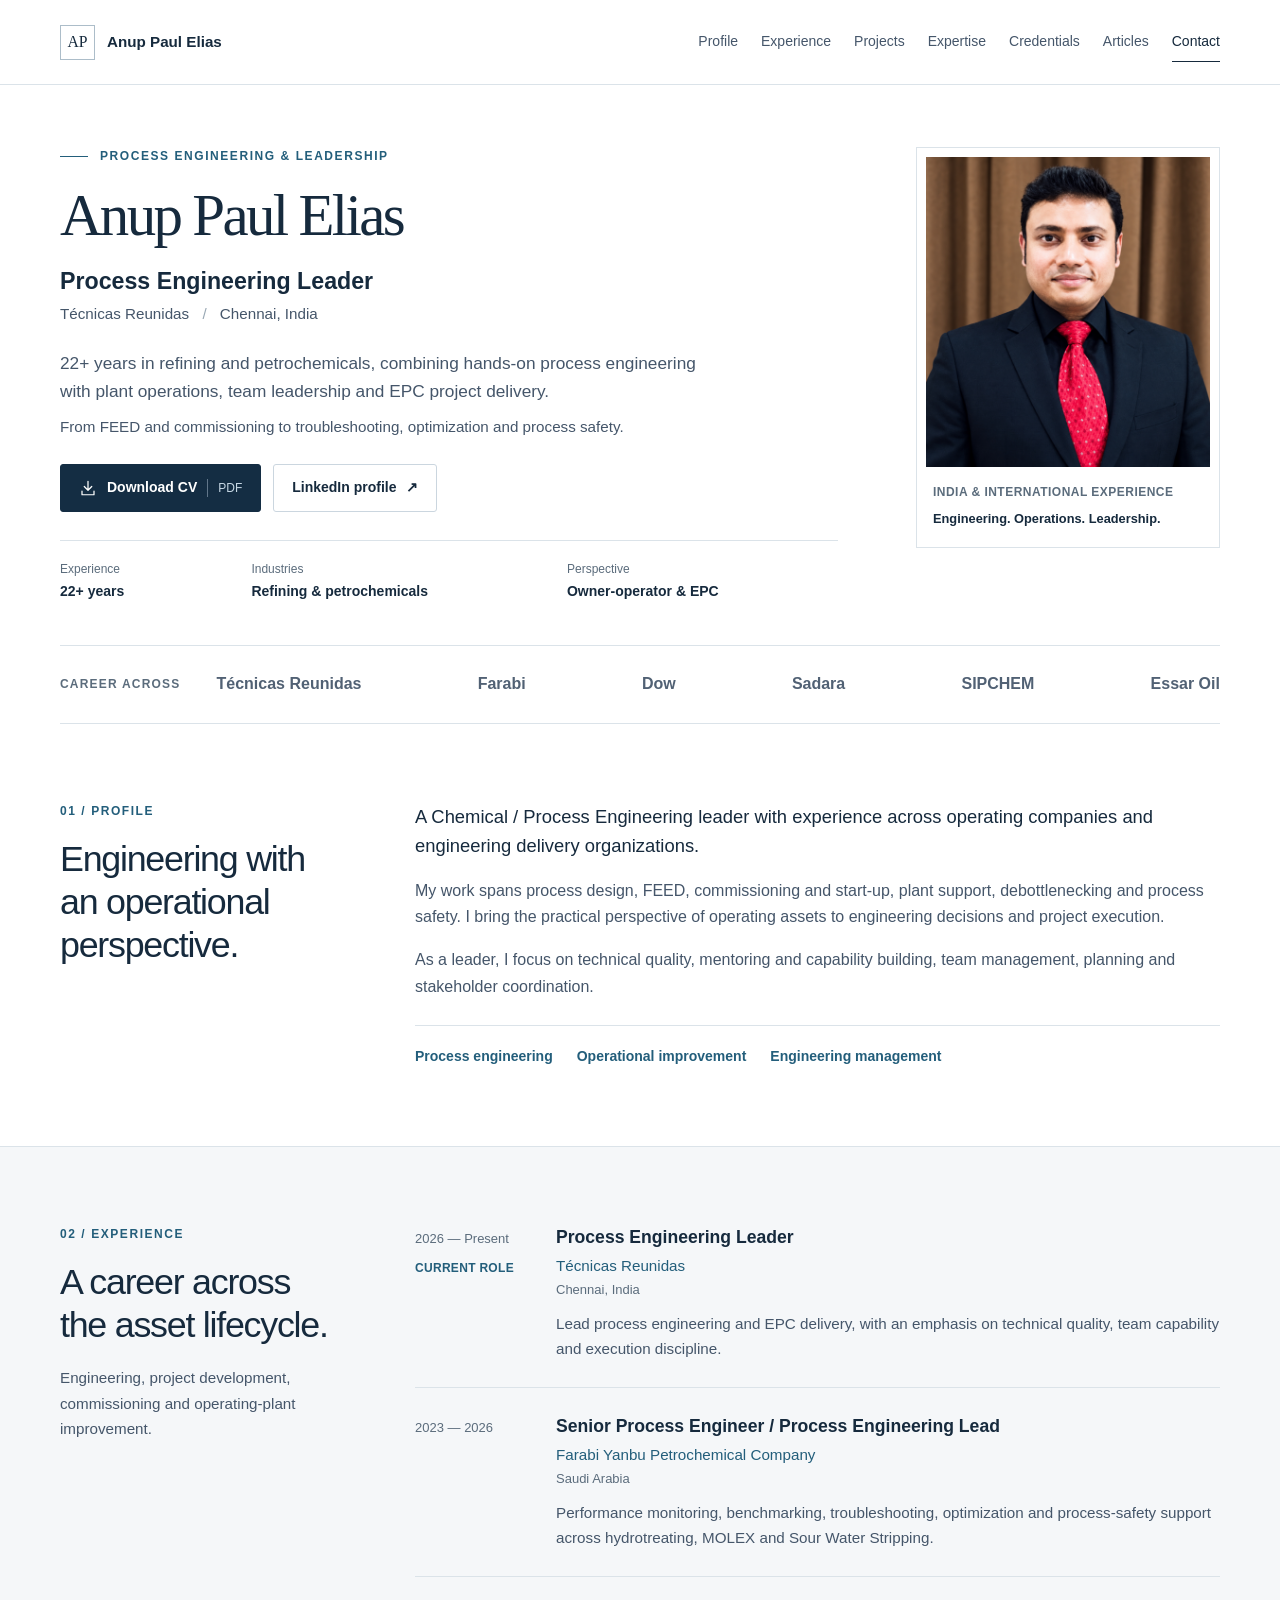
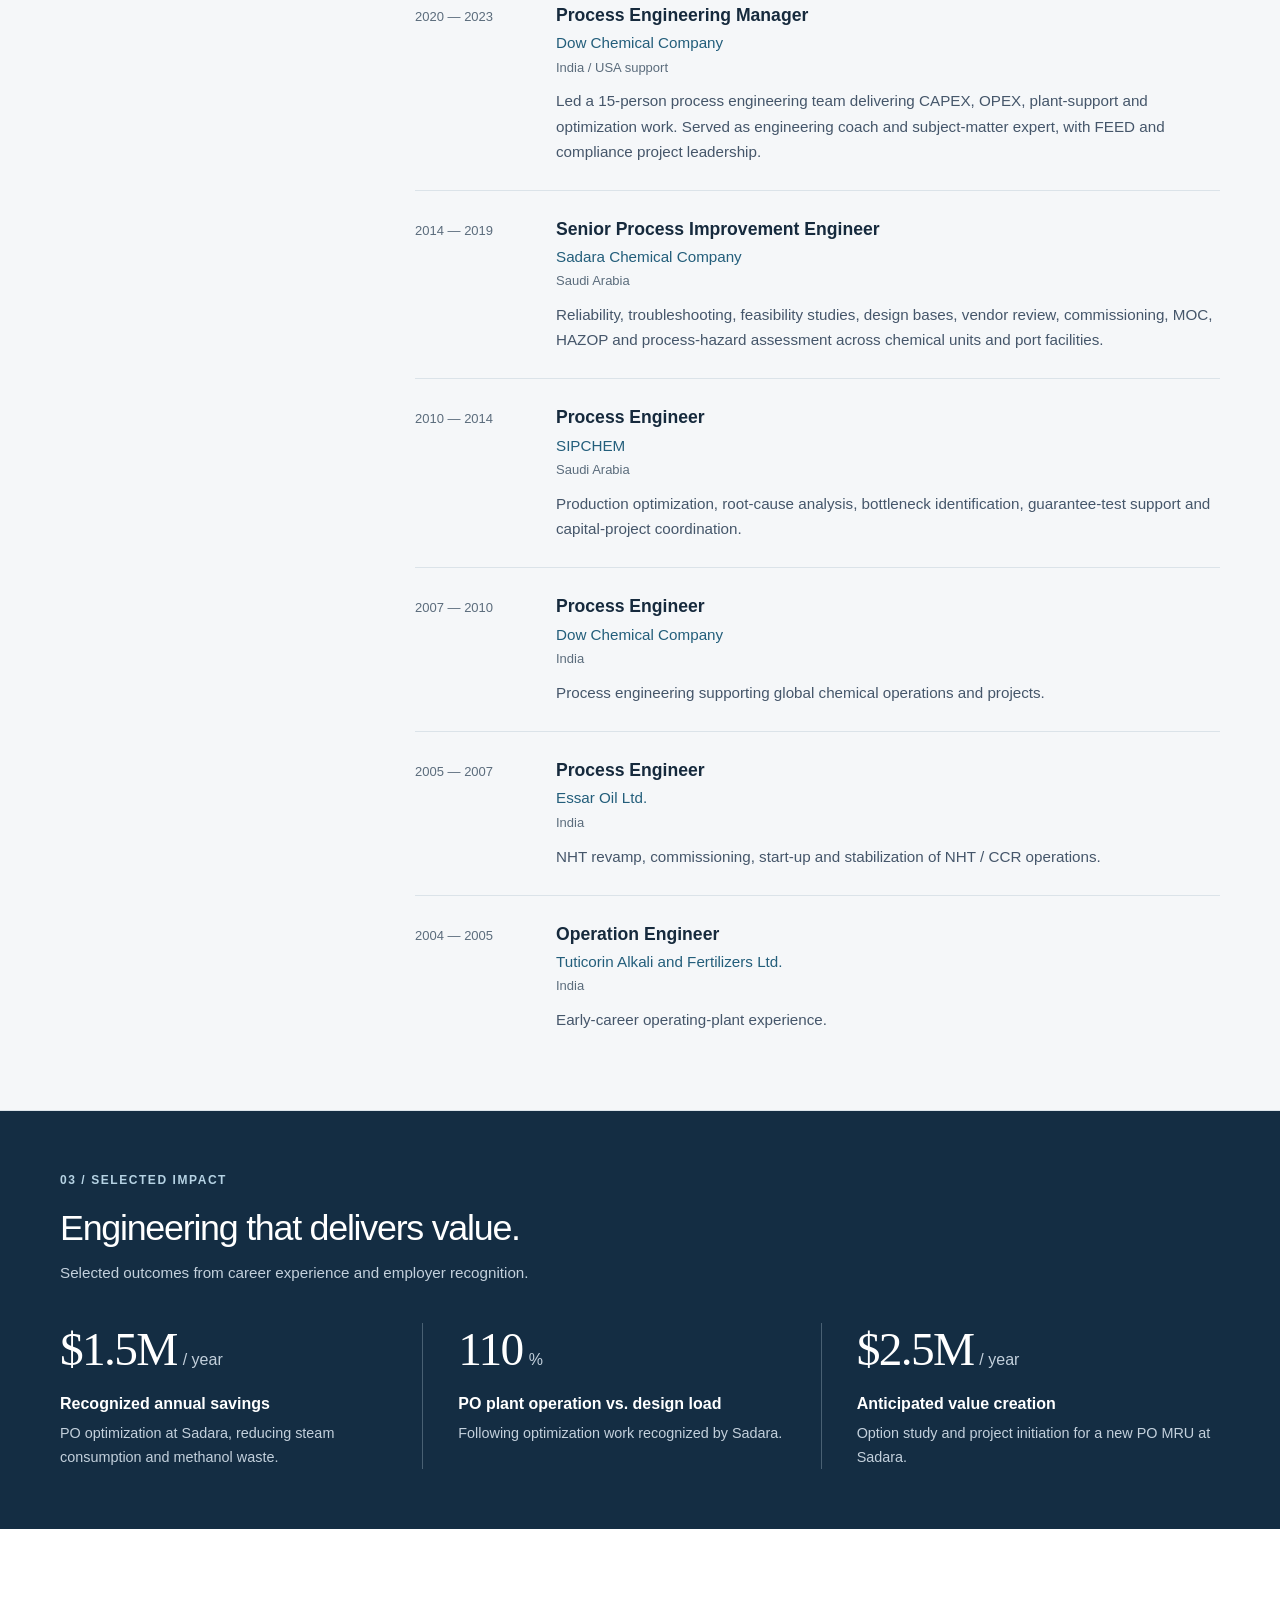
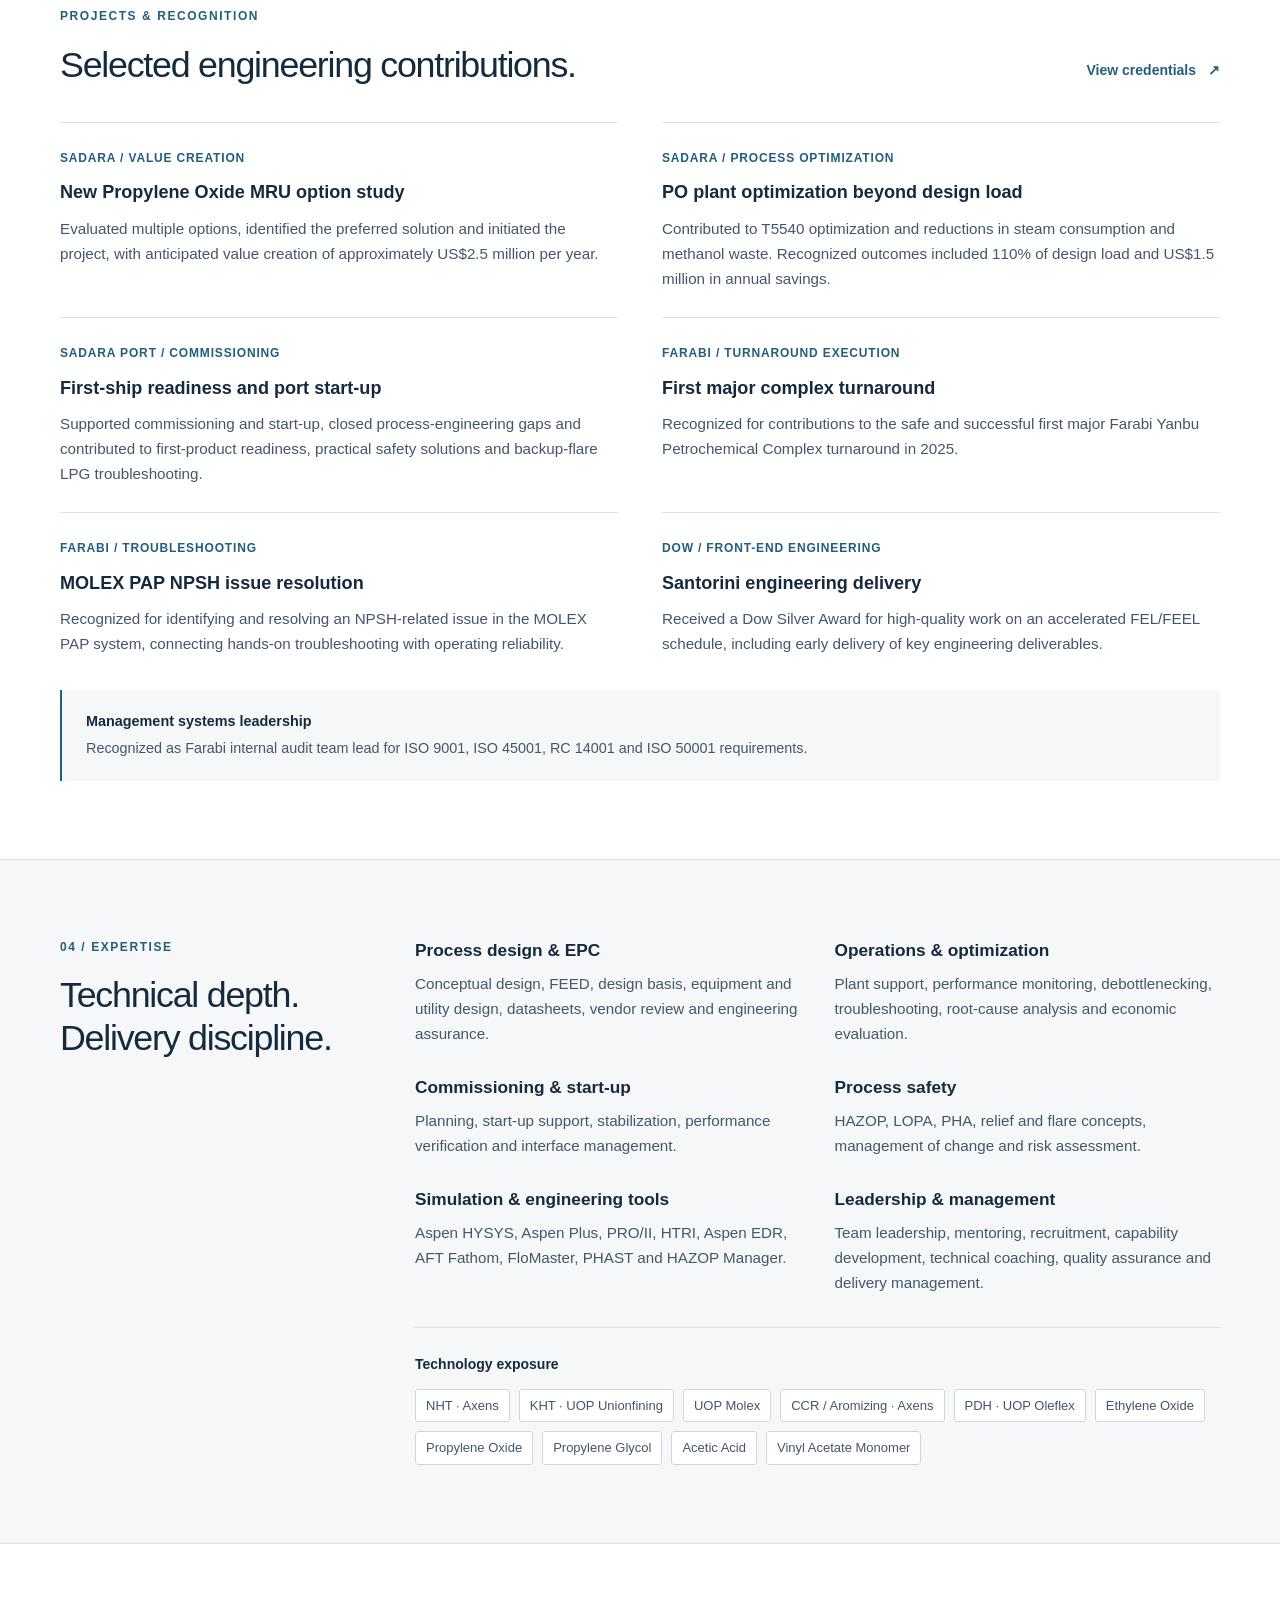
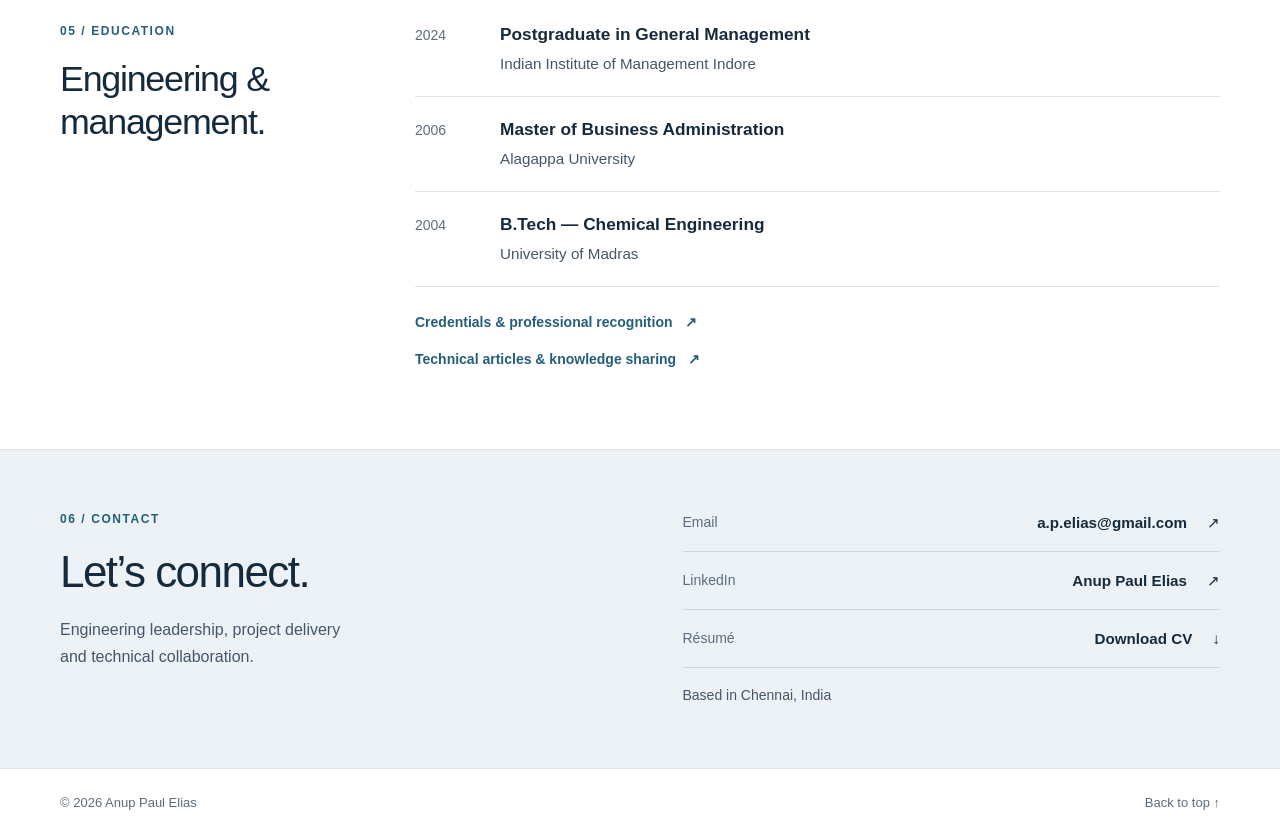
<file: index.html>
<!doctype html>
<html lang="en">
<head>
  <meta charset="utf-8">
  <meta name="viewport" content="width=device-width, initial-scale=1">
  <meta name="theme-color" content="#ffffff">
  <title>Anup Paul Elias | Process Engineering Leader</title>
  <meta name="description" content="Anup Paul Elias — Process Engineering Leader at Técnicas Reunidas. 22+ years in refining, petrochemicals, EPC, FEED, operations and process safety.">
  <meta property="og:title" content="Anup Paul Elias | Process Engineering Leader">
  <meta property="og:type" content="profile">
  <meta property="og:url" content="https://anuppaul007.github.io/">
  <meta property="og:image" content="https://anuppaul007.github.io/assets/anup-paul-elias.jpg">
  <meta property="og:description" content="22+ years of process engineering, operational improvement and engineering leadership across refining and petrochemicals.">
  <link rel="canonical" href="https://anuppaul007.github.io/">
  <link rel="stylesheet" href="assets/cv.css?v=20260917">
  <script type="application/ld+json">{"@context":"https://schema.org","@type":"Person","name":"Anup Paul Elias","jobTitle":"Process Engineering Leader","url":"https://anuppaul007.github.io/","image":"https://anuppaul007.github.io/assets/anup-paul-elias.jpg","worksFor":{"@type":"Organization","name":"Técnicas Reunidas"},"sameAs":["https://www.linkedin.com/in/anup-paul-elias-73b22513/"],"alumniOf":[{"@type":"CollegeOrUniversity","name":"Indian Institute of Management Indore"},{"@type":"CollegeOrUniversity","name":"Alagappa University"},{"@type":"CollegeOrUniversity","name":"University of Madras"}],"knowsAbout":["Process Engineering","Refining","Petrochemicals","EPC","FEED","Leadership","Engineering Management","Commissioning","Process Safety","Aspen HYSYS","Aspen Plus","HTRI","PHAST"]}</script>
</head>
<body>
  <a class="skip-link" href="#main">Skip to content</a>
  <header class="site-header">
    <div class="container nav-wrap">
      <a class="brand" href="#top" aria-label="Anup Paul Elias, home"><span class="brand-mark" aria-hidden="true">AP</span><span>Anup Paul Elias</span></a>
      <button class="menu" type="button" aria-label="Open menu" aria-expanded="false" aria-controls="primary-nav"><span>Menu</span><svg viewBox="0 0 24 24" width="20" height="20" aria-hidden="true"><path d="M4 6h16M4 12h16M4 18h16"/></svg></button>
      <nav id="primary-nav" class="main-nav" aria-label="Primary navigation">
        <a href="#about">Profile</a><a href="#experience">Experience</a><a href="#portfolio">Projects</a><a href="#expertise">Expertise</a><a href="credentials.html">Credentials</a><a href="articles.html">Articles</a><a class="nav-contact" href="#contact">Contact</a>
      </nav>
    </div>
  </header>

  <main id="main">
    <section id="top" class="hero" aria-labelledby="profile-name">
      <div class="container hero-grid">
        <div class="hero-identity">
          <p class="eyebrow">PROCESS ENGINEERING &amp; LEADERSHIP</p>
          <h1 id="profile-name">Anup Paul Elias</h1>
          <p class="hero-role">Process Engineering Leader</p>
          <p class="hero-current">Técnicas Reunidas <span aria-hidden="true">/</span> Chennai, India</p>
        </div>
        <figure class="portrait">
          <img src="assets/anup-paul-elias.jpg" alt="Portrait of Anup Paul Elias" width="1200" height="1311" fetchpriority="high" decoding="async">
          <figcaption><span>INDIA &amp; INTERNATIONAL EXPERIENCE</span><strong>Engineering. Operations. Leadership.</strong></figcaption>
        </figure>
        <div class="hero-summary">
          <p class="hero-lead">22+ years in refining and petrochemicals, combining hands-on process engineering with plant operations, team leadership and EPC project delivery.</p>
          <p class="hero-focus">From FEED and commissioning to troubleshooting, optimization and process safety.</p>
          <div class="actions">
            <a class="button button-primary" href="assets/anup-paul-elias-cv.pdf" download="Anup-Paul-Elias-CV.pdf"><svg viewBox="0 0 24 24" width="18" height="18" aria-hidden="true"><path d="M12 3v12m-5-5 5 5 5-5M4 16v5h16v-5"/></svg>Download CV <span class="button-note">PDF</span></a>
            <a class="button button-secondary" href="https://www.linkedin.com/in/anup-paul-elias-73b22513/" target="_blank" rel="noopener">LinkedIn profile <span aria-hidden="true">↗</span></a>
          </div>
          <dl class="profile-facts">
            <div><dt>Experience</dt><dd>22+ years</dd></div>
            <div><dt>Industries</dt><dd>Refining &amp; petrochemicals</dd></div>
            <div><dt>Perspective</dt><dd>Owner-operator &amp; EPC</dd></div>
          </dl>
        </div>
      </div>
      <div class="container career-strip" aria-label="Selected employers">
        <span class="strip-label">CAREER ACROSS</span>
        <ul><li>Técnicas Reunidas</li><li>Farabi</li><li>Dow</li><li>Sadara</li><li>SIPCHEM</li><li>Essar Oil</li></ul>
      </div>
    </section>

    <section id="about" class="cv-section" aria-labelledby="about-title">
      <div class="container section-grid">
        <div class="section-label"><span class="section-number">01 / PROFILE</span><h2 id="about-title">Engineering with an operational perspective.</h2></div>
        <div class="profile-body">
          <p class="section-intro">A Chemical / Process Engineering leader with experience across operating companies and engineering delivery organizations.</p>
          <p>My work spans process design, FEED, commissioning and start-up, plant support, debottlenecking and process safety. I bring the practical perspective of operating assets to engineering decisions and project execution.</p>
          <p>As a leader, I focus on technical quality, mentoring and capability building, team management, planning and stakeholder coordination.</p>
          <div class="profile-specialties"><span>Process engineering</span><span>Operational improvement</span><span>Engineering management</span></div>
        </div>
      </div>
    </section>

    <section id="experience" class="cv-section section-tinted" aria-labelledby="experience-title">
      <div class="container section-grid">
        <div class="section-label"><span class="section-number">02 / EXPERIENCE</span><h2 id="experience-title">A career across the asset lifecycle.</h2><p>Engineering, project development, commissioning and operating-plant improvement.</p></div>
        <div class="experience-list">
          <article class="experience-item current"><div class="experience-date">2026 — Present<span class="current-label">CURRENT ROLE</span></div><div><h3>Process Engineering Leader</h3><p class="employer">Técnicas Reunidas <span>Chennai, India</span></p><p>Lead process engineering and EPC delivery, with an emphasis on technical quality, team capability and execution discipline.</p></div></article>
          <article class="experience-item"><div class="experience-date">2023 — 2026</div><div><h3>Senior Process Engineer / Process Engineering Lead</h3><p class="employer">Farabi Yanbu Petrochemical Company <span>Saudi Arabia</span></p><p>Performance monitoring, benchmarking, troubleshooting, optimization and process-safety support across hydrotreating, MOLEX and Sour Water Stripping.</p></div></article>
          <article class="experience-item"><div class="experience-date">2020 — 2023</div><div><h3>Process Engineering Manager</h3><p class="employer">Dow Chemical Company <span>India / USA support</span></p><p>Led a 15-person process engineering team delivering CAPEX, OPEX, plant-support and optimization work. Served as engineering coach and subject-matter expert, with FEED and compliance project leadership.</p></div></article>
          <article class="experience-item"><div class="experience-date">2014 — 2019</div><div><h3>Senior Process Improvement Engineer</h3><p class="employer">Sadara Chemical Company <span>Saudi Arabia</span></p><p>Reliability, troubleshooting, feasibility studies, design bases, vendor review, commissioning, MOC, HAZOP and process-hazard assessment across chemical units and port facilities.</p></div></article>
          <article class="experience-item"><div class="experience-date">2010 — 2014</div><div><h3>Process Engineer</h3><p class="employer">SIPCHEM <span>Saudi Arabia</span></p><p>Production optimization, root-cause analysis, bottleneck identification, guarantee-test support and capital-project coordination.</p></div></article>
          <article class="experience-item"><div class="experience-date">2007 — 2010</div><div><h3>Process Engineer</h3><p class="employer">Dow Chemical Company <span>India</span></p><p>Process engineering supporting global chemical operations and projects.</p></div></article>
          <article class="experience-item"><div class="experience-date">2005 — 2007</div><div><h3>Process Engineer</h3><p class="employer">Essar Oil Ltd. <span>India</span></p><p>NHT revamp, commissioning, start-up and stabilization of NHT / CCR operations.</p></div></article>
          <article class="experience-item"><div class="experience-date">2004 — 2005</div><div><h3>Operation Engineer</h3><p class="employer">Tuticorin Alkali and Fertilizers Ltd. <span>India</span></p><p>Early-career operating-plant experience.</p></div></article>
        </div>
      </div>
    </section>

    <section id="impact" class="impact-band" aria-labelledby="impact-title">
      <div class="container">
        <div class="impact-heading"><span class="section-number">03 / SELECTED IMPACT</span><h2 id="impact-title">Engineering that delivers value.</h2><p>Selected outcomes from career experience and employer recognition.</p></div>
        <div class="impact-grid">
          <article><p class="impact-value">$1.5M<span>/ year</span></p><h3>Recognized annual savings</h3><p>PO optimization at Sadara, reducing steam consumption and methanol waste.</p></article>
          <article><p class="impact-value">110<span>%</span></p><h3>PO plant operation vs. design load</h3><p>Following optimization work recognized by Sadara.</p></article>
          <article><p class="impact-value">$2.5M<span>/ year</span></p><h3>Anticipated value creation</h3><p>Option study and project initiation for a new PO MRU at Sadara.</p></article>
        </div>
      </div>
    </section>

    <section id="portfolio" class="cv-section" aria-labelledby="projects-title">
      <div class="container">
        <div class="section-heading"><div><span class="section-number">PROJECTS &amp; RECOGNITION</span><h2 id="projects-title">Selected engineering contributions.</h2></div><a class="text-link" href="credentials.html">View credentials <span aria-hidden="true">↗</span></a></div>
        <div class="project-grid">
          <article class="project"><p class="project-meta">SADARA / VALUE CREATION</p><h3>New Propylene Oxide MRU option study</h3><p>Evaluated multiple options, identified the preferred solution and initiated the project, with anticipated value creation of approximately US$2.5 million per year.</p></article>
          <article class="project"><p class="project-meta">SADARA / PROCESS OPTIMIZATION</p><h3>PO plant optimization beyond design load</h3><p>Contributed to T5540 optimization and reductions in steam consumption and methanol waste. Recognized outcomes included 110% of design load and US$1.5 million in annual savings.</p></article>
          <article class="project"><p class="project-meta">SADARA PORT / COMMISSIONING</p><h3>First-ship readiness and port start-up</h3><p>Supported commissioning and start-up, closed process-engineering gaps and contributed to first-product readiness, practical safety solutions and backup-flare LPG troubleshooting.</p></article>
          <article class="project"><p class="project-meta">FARABI / TURNAROUND EXECUTION</p><h3>First major complex turnaround</h3><p>Recognized for contributions to the safe and successful first major Farabi Yanbu Petrochemical Complex turnaround in 2025.</p></article>
          <article class="project"><p class="project-meta">FARABI / TROUBLESHOOTING</p><h3>MOLEX PAP NPSH issue resolution</h3><p>Recognized for identifying and resolving an NPSH-related issue in the MOLEX PAP system, connecting hands-on troubleshooting with operating reliability.</p></article>
          <article class="project"><p class="project-meta">DOW / FRONT-END ENGINEERING</p><h3>Santorini engineering delivery</h3><p>Received a Dow Silver Award for high-quality work on an accelerated FEL/FEEL schedule, including early delivery of key engineering deliverables.</p></article>
        </div>
        <p class="recognition-note"><strong>Management systems leadership</strong> Recognized as Farabi internal audit team lead for ISO 9001, ISO 45001, RC 14001 and ISO 50001 requirements.</p>
      </div>
    </section>

    <section id="expertise" class="cv-section section-tinted" aria-labelledby="expertise-title">
      <div class="container section-grid">
        <div class="section-label"><span class="section-number">04 / EXPERTISE</span><h2 id="expertise-title">Technical depth.<br>Delivery discipline.</h2></div>
        <div>
          <div class="expertise-grid">
            <article><h3>Process design &amp; EPC</h3><p>Conceptual design, FEED, design basis, equipment and utility design, datasheets, vendor review and engineering assurance.</p></article>
            <article><h3>Operations &amp; optimization</h3><p>Plant support, performance monitoring, debottlenecking, troubleshooting, root-cause analysis and economic evaluation.</p></article>
            <article><h3>Commissioning &amp; start-up</h3><p>Planning, start-up support, stabilization, performance verification and interface management.</p></article>
            <article><h3>Process safety</h3><p>HAZOP, LOPA, PHA, relief and flare concepts, management of change and risk assessment.</p></article>
            <article><h3>Simulation &amp; engineering tools</h3><p>Aspen HYSYS, Aspen Plus, PRO/II, HTRI, Aspen EDR, AFT Fathom, FloMaster, PHAST and HAZOP Manager.</p></article>
            <article><h3>Leadership &amp; management</h3><p>Team leadership, mentoring, recruitment, capability development, technical coaching, quality assurance and delivery management.</p></article>
          </div>
          <div class="technology"><h3>Technology exposure</h3><ul><li>NHT · Axens</li><li>KHT · UOP Unionfining</li><li>UOP Molex</li><li>CCR / Aromizing · Axens</li><li>PDH · UOP Oleflex</li><li>Ethylene Oxide</li><li>Propylene Oxide</li><li>Propylene Glycol</li><li>Acetic Acid</li><li>Vinyl Acetate Monomer</li></ul></div>
        </div>
      </div>
    </section>

    <section class="cv-section" aria-labelledby="education-title">
      <div class="container section-grid">
        <div class="section-label"><span class="section-number">05 / EDUCATION</span><h2 id="education-title">Engineering &amp; management.</h2></div>
        <div>
          <div class="education-list">
            <article><span class="education-year">2024</span><div><h3>Postgraduate in General Management</h3><p>Indian Institute of Management Indore</p></div></article>
            <article><span class="education-year">2006</span><div><h3>Master of Business Administration</h3><p>Alagappa University</p></div></article>
            <article><span class="education-year">2004</span><div><h3>B.Tech — Chemical Engineering</h3><p>University of Madras</p></div></article>
          </div>
          <div class="resource-links"><a class="text-link" href="credentials.html">Credentials &amp; professional recognition <span aria-hidden="true">↗</span></a><a class="text-link" href="articles.html">Technical articles &amp; knowledge sharing <span aria-hidden="true">↗</span></a></div>
        </div>
      </div>
    </section>

    <section id="contact" class="contact-section" aria-labelledby="contact-title">
      <div class="container contact-grid">
        <div><span class="section-number">06 / CONTACT</span><h2 id="contact-title">Let’s connect.</h2><p>Engineering leadership, project delivery<br>and technical collaboration.</p></div>
        <div class="contact-links"><a id="email-link" href="mailto:a.p.elias@gmail.com"><span>Email</span><strong>a.p.elias@gmail.com <span aria-hidden="true">↗</span></strong></a><a href="https://www.linkedin.com/in/anup-paul-elias-73b22513/" target="_blank" rel="noopener"><span>LinkedIn</span><strong>Anup Paul Elias <span aria-hidden="true">↗</span></strong></a><a href="assets/anup-paul-elias-cv.pdf" download="Anup-Paul-Elias-CV.pdf"><span>Résumé</span><strong>Download CV <span aria-hidden="true">↓</span></strong></a><p>Based in Chennai, India</p></div>
      </div>
    </section>
  </main>
  <footer class="site-footer"><div class="container"><span>© <span id="year">2026</span> Anup Paul Elias</span><a href="#top">Back to top <span aria-hidden="true">↑</span></a></div></footer>
  <script src="assets/site.js?v=20260917" defer></script>
</body>
</html>
</file>
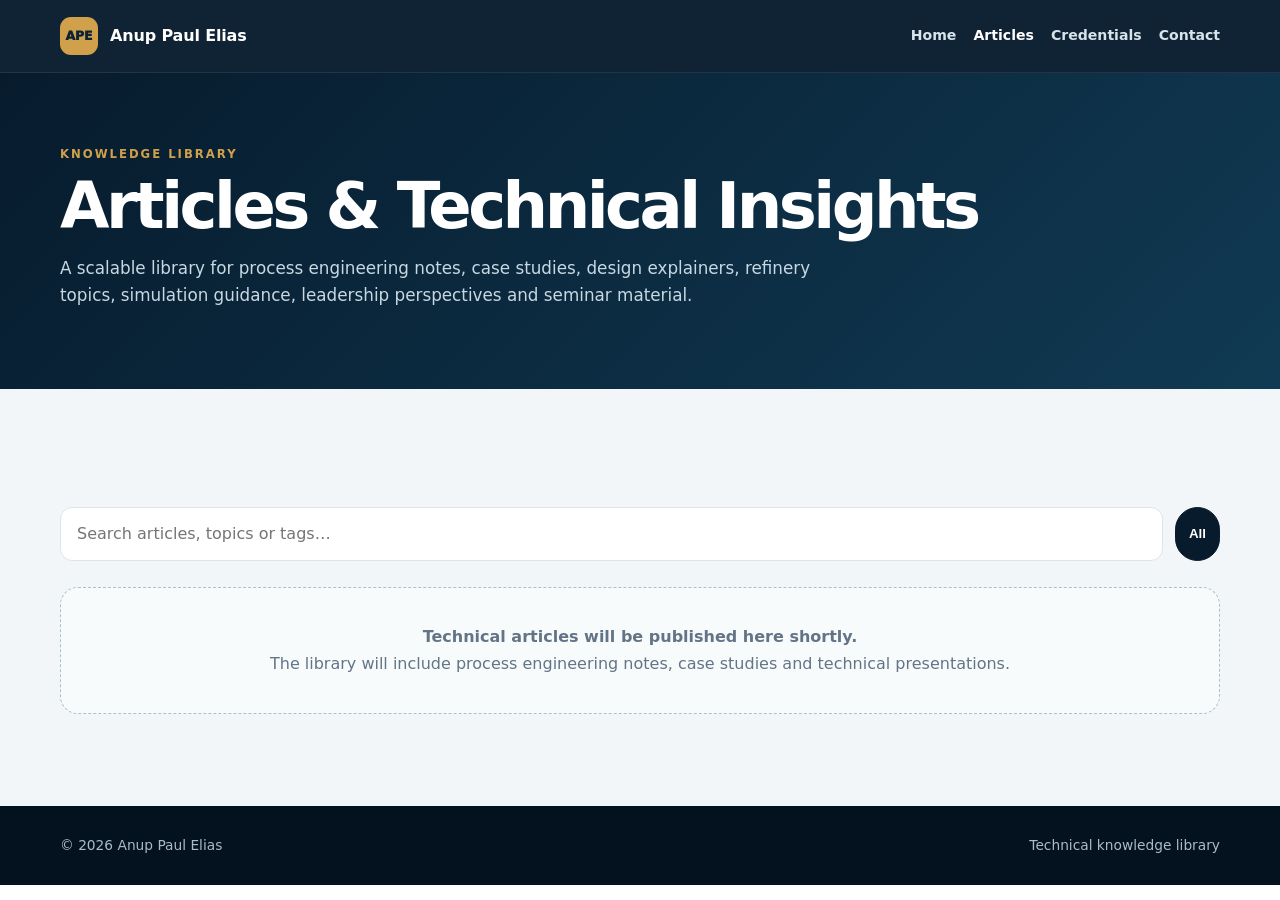
<file: articles.html>
<!doctype html><html lang="en"><head><meta charset="utf-8"><meta name="viewport" content="width=device-width,initial-scale=1"><meta name="theme-color" content="#071b2d"><meta name="description" content="Technical articles and engineering insights by Anup Paul Elias."><meta name="robots" content="noindex,follow"><link rel="stylesheet" href="assets/site.css"><link rel="canonical" href="https://anuppaul007.github.io/articles.html"><title>Articles | Anup Paul Elias</title></head><body>
<header class="site-header"><div class="container nav-wrap"><a class="brand" href="index.html"><span class="brand-mark">APE</span><span>Anup Paul Elias</span></a><button class="menu" aria-label="Open menu">☰</button><nav class="main-nav"><a href="index.html">Home</a><a class="active" href="articles.html">Articles</a><a href="credentials.html">Credentials</a><a href="index.html#contact">Contact</a></nav></div></header>
<main><section class="page-hero"><div class="container"><div class="eyebrow">KNOWLEDGE LIBRARY</div><h1>Articles & Technical Insights</h1><p>A scalable library for process engineering notes, case studies, design explainers, refinery topics, simulation guidance, leadership perspectives and seminar material.</p></div></section>
<section class="section soft"><div class="container"><div class="toolbar"><div class="searchbox"><input id="article-search" type="search" placeholder="Search articles, topics or tags…" aria-label="Search articles"></div><div id="article-filters" class="filters"></div></div><div id="article-list" class="library-list"></div></div></section></main>
<footer><div class="container footer"><span>© <span id="year"></span> Anup Paul Elias</span><span>Technical knowledge library</span></div></footer><script src="assets/content.js"></script><script src="assets/site.js"></script><script>
(() => { const data=window.PORTFOLIO_DATA?.articles||[]; const list=document.getElementById('article-list'), filters=document.getElementById('article-filters'), search=document.getElementById('article-search'); let active='All'; const cats=['All',...new Set(data.map(x=>x.category).filter(Boolean))]; filters.innerHTML=cats.map((c,i)=>`<button class="filter-btn ${i===0?'active':''}" data-cat="${c}">${c}</button>`).join(''); function render(){const q=(search.value||'').toLowerCase(); const rows=data.filter(x=>(active==='All'||x.category===active)&&([x.title,x.summary,x.category,...(x.tags||[])].join(' ').toLowerCase().includes(q))); if(!rows.length){list.innerHTML=`<div class="empty-state"><strong>${data.length?'No matching articles':'Technical articles will be published here shortly.'}</strong><br>${data.length?'Try another search or category.':'The library will include process engineering notes, case studies and technical presentations.'}</div>`;return;} list.innerHTML=rows.map(x=>`<article class="library-card"><div class="meta">${x.category||'Article'}${x.date?' • '+x.date:''}</div><h3>${x.title}</h3><p>${x.summary||''}</p><div class="tags">${(x.tags||[]).map(t=>`<span>${t}</span>`).join('')}</div>${x.url?`<a class="card-link" href="${x.url}">Read article →</a>`:''}</article>`).join('');} filters.addEventListener('click',e=>{const b=e.target.closest('button');if(!b)return;active=b.dataset.cat;filters.querySelectorAll('button').forEach(x=>x.classList.toggle('active',x===b));render();}); search.addEventListener('input',render);render(); })();
</script></body></html>
</file>
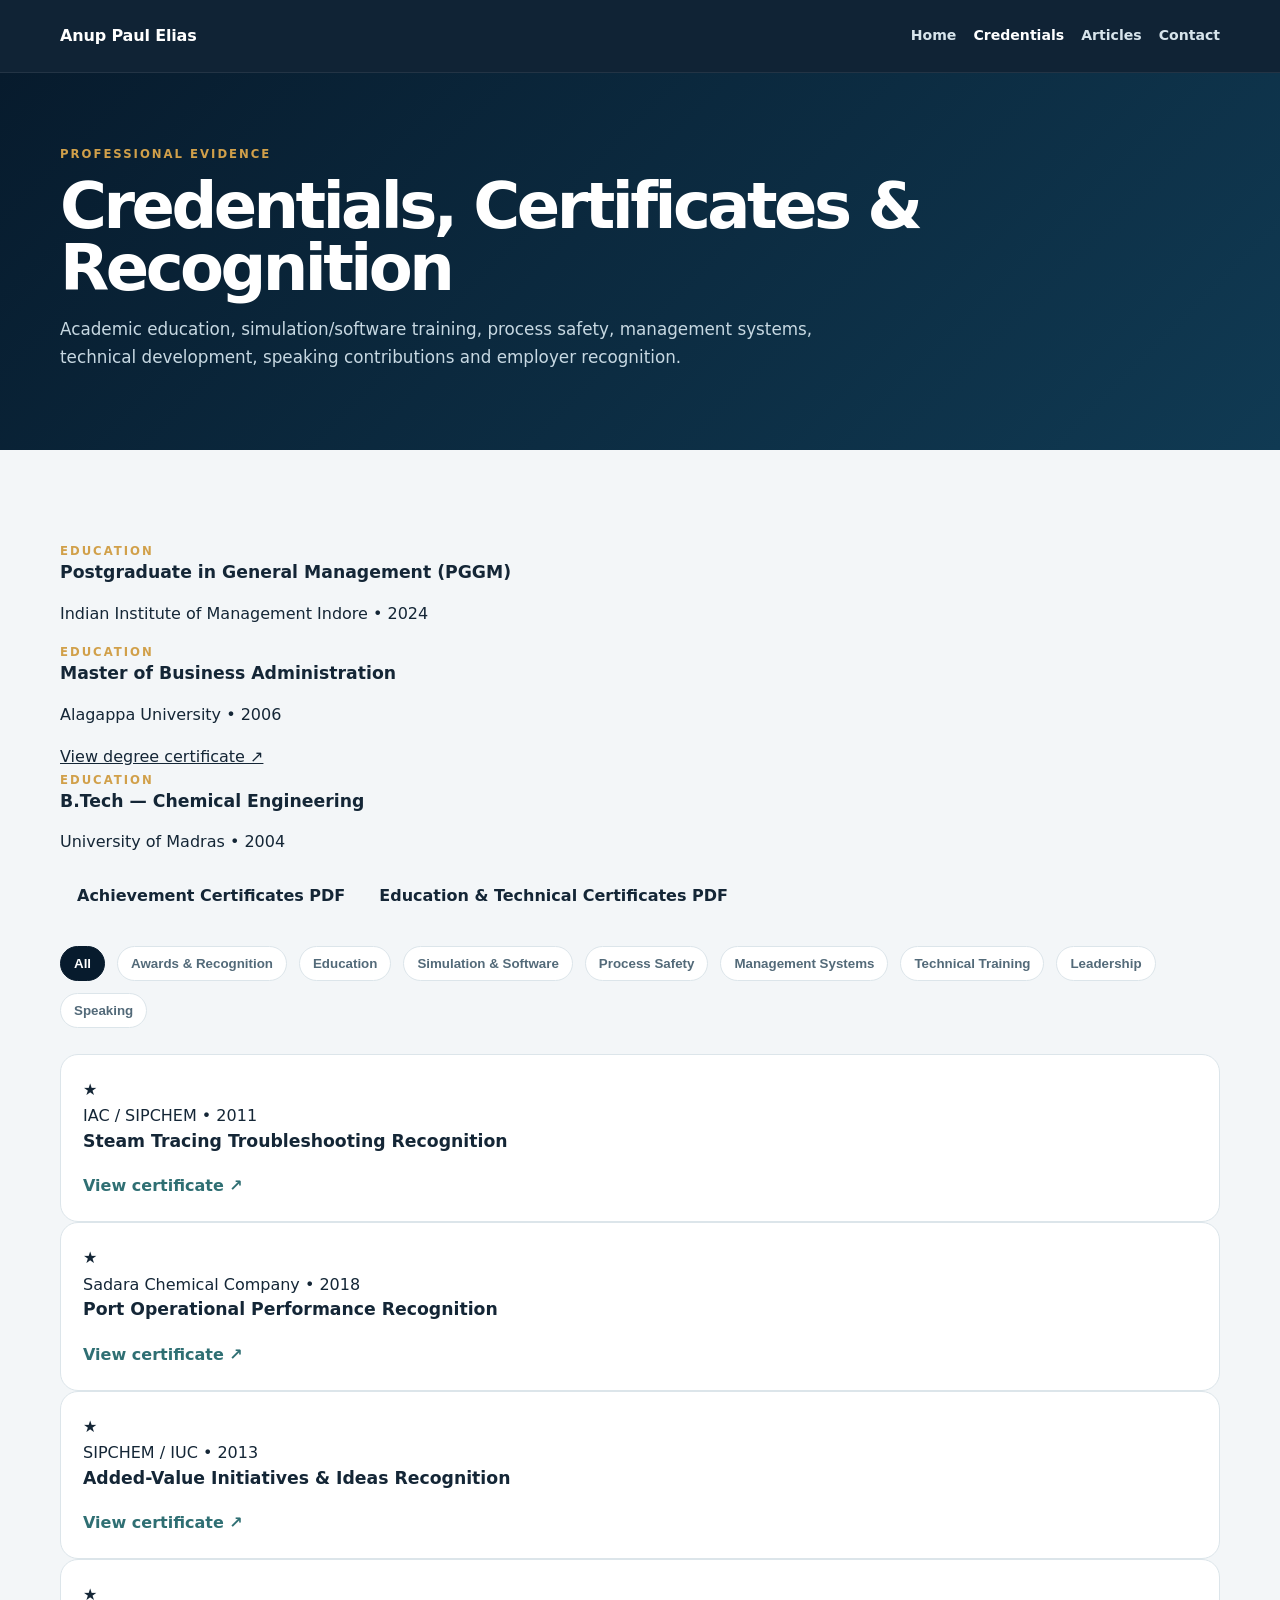
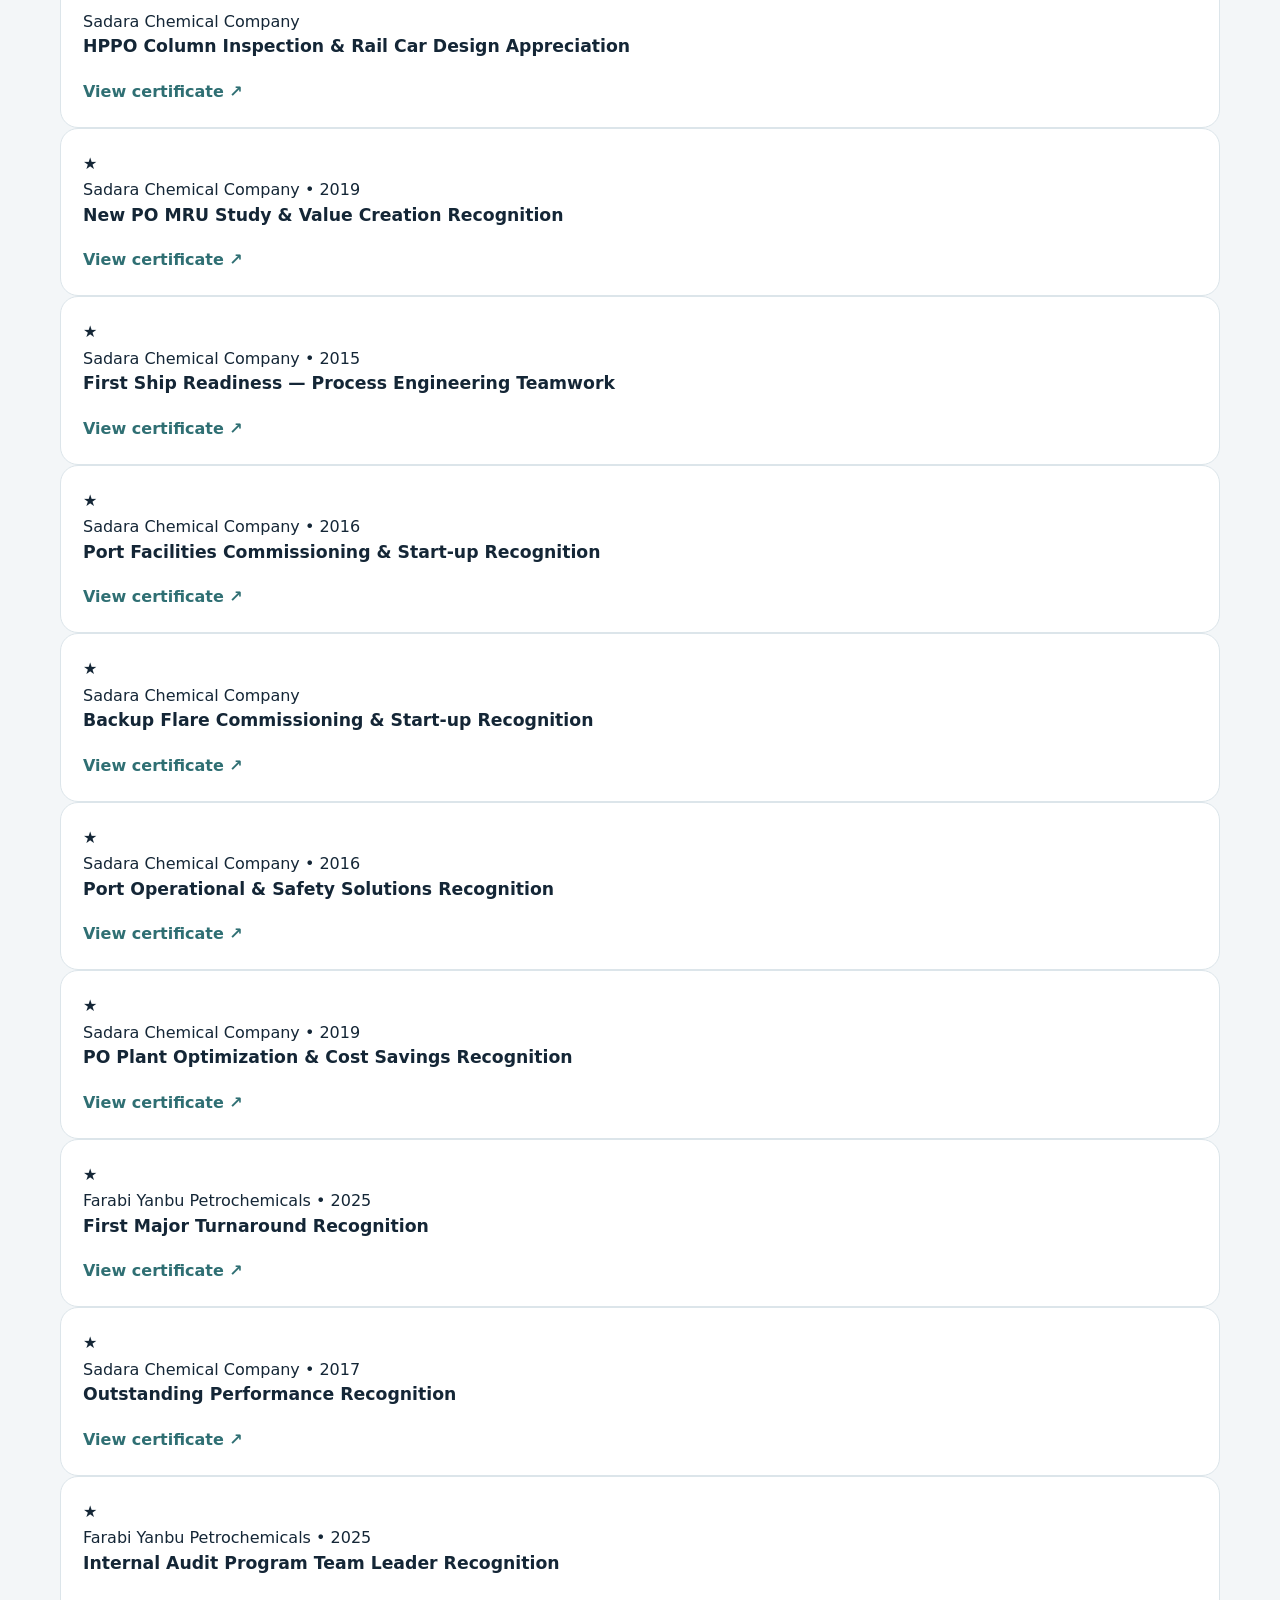
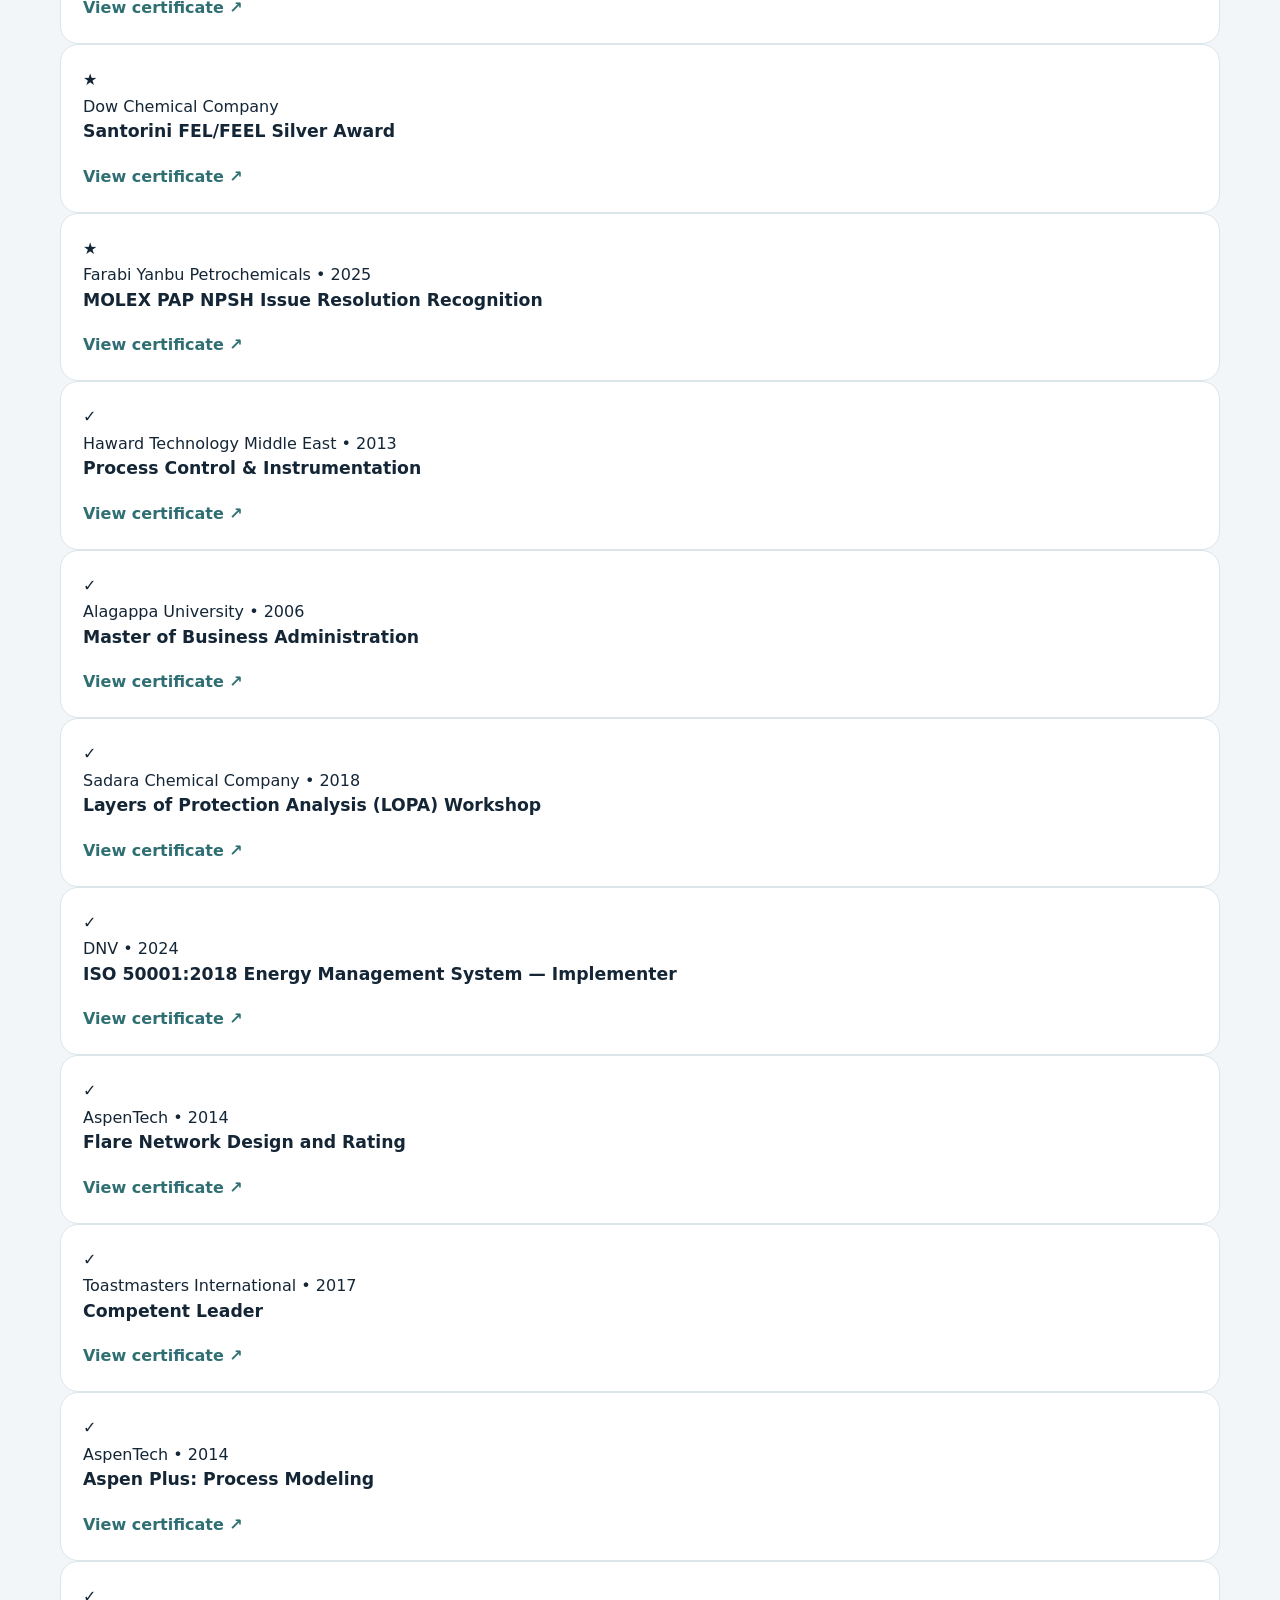
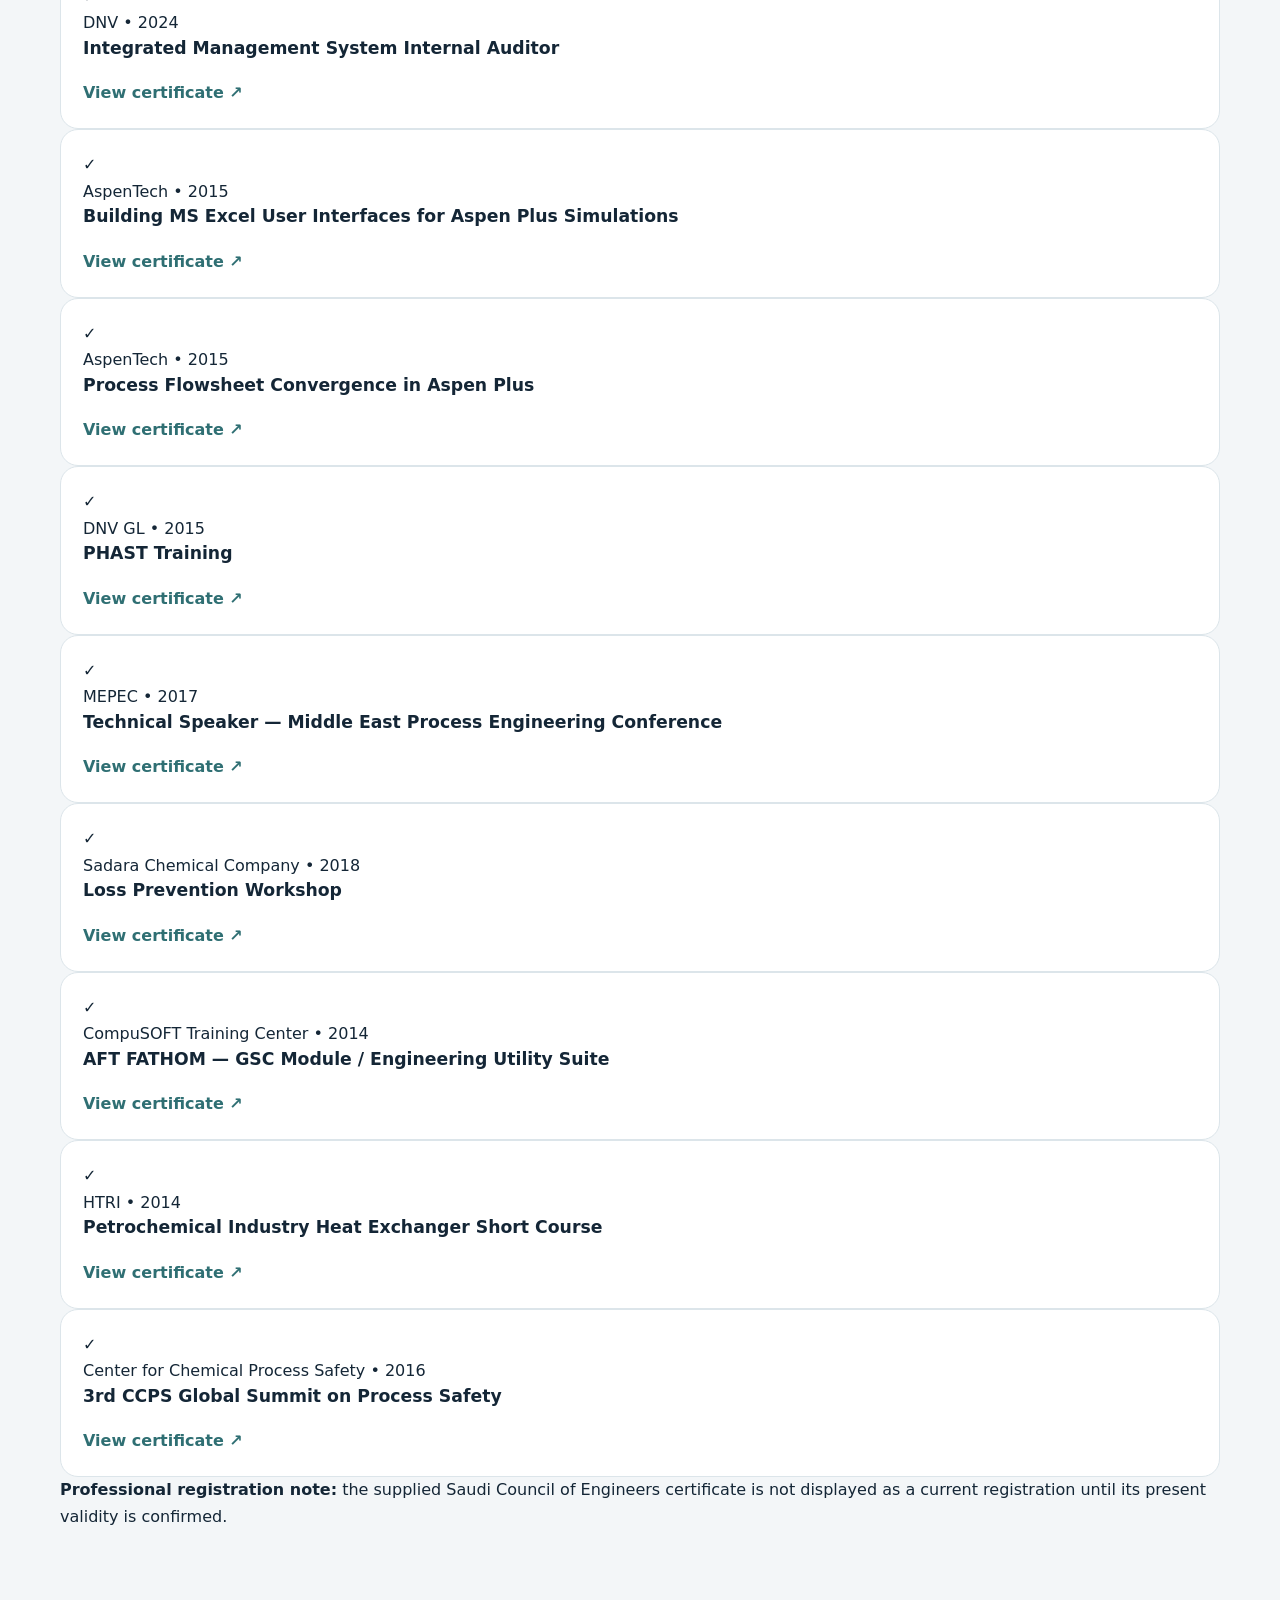
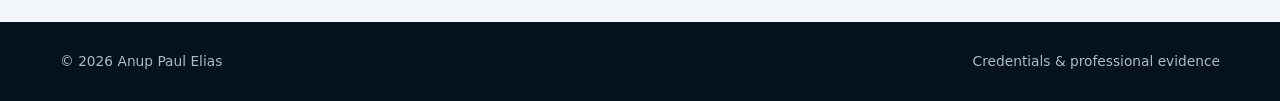
<file: credentials.html>
<!doctype html><html lang="en"><head><meta charset="utf-8"><meta name="viewport" content="width=device-width,initial-scale=1,viewport-fit=cover"><meta name="theme-color" content="#071b2d"><meta name="description" content="Education, software, process-safety, technical and achievement certificates of Anup Paul Elias."><link rel="stylesheet" href="assets/site.css"><link rel="canonical" href="https://anuppaul007.github.io/credentials.html"><title>Credentials & Certificates | Anup Paul Elias</title></head><body>
<header class="site-header"><div class="container nav-wrap"><a class="brand" href="index.html">Anup Paul Elias</a><button class="menu" aria-label="Open menu" aria-expanded="false">☰</button><nav class="main-nav"><a href="index.html">Home</a><a class="active" href="credentials.html">Credentials</a><a href="articles.html">Articles</a><a href="index.html#contact">Contact</a></nav></div></header>
<main><section class="page-hero"><div class="container"><div class="eyebrow">PROFESSIONAL EVIDENCE</div><h1>Credentials, Certificates & Recognition</h1><p>Academic education, simulation/software training, process safety, management systems, technical development, speaking contributions and employer recognition.</p></div></section>
<section class="section soft"><div class="container"><div class="education-summary"><article><div class="kicker">EDUCATION</div><h3>Postgraduate in General Management (PGGM)</h3><p>Indian Institute of Management Indore • 2024</p></article><article><div class="kicker">EDUCATION</div><h3>Master of Business Administration</h3><p>Alagappa University • 2006</p><a class="card-link" href="assets/education-software-certificates.pdf#page=2" target="_blank" rel="noopener">View degree certificate ↗</a></article><article><div class="kicker">EDUCATION</div><h3>B.Tech — Chemical Engineering</h3><p>University of Madras • 2004</p></article></div>
<div class="certificate-downloads"><a class="btn btn-dark" href="assets/achievement-certificates.pdf" target="_blank" rel="noopener">Achievement Certificates PDF</a><a class="btn btn-dark" href="assets/education-software-certificates.pdf" target="_blank" rel="noopener">Education & Technical Certificates PDF</a></div>
<div class="toolbar"><button class="filter-btn active" data-filter="All">All</button><button class="filter-btn" data-filter="Awards & Recognition">Awards & Recognition</button><button class="filter-btn" data-filter="Education">Education</button><button class="filter-btn" data-filter="Simulation & Software">Simulation & Software</button><button class="filter-btn" data-filter="Process Safety">Process Safety</button><button class="filter-btn" data-filter="Management Systems">Management Systems</button><button class="filter-btn" data-filter="Technical Training">Technical Training</button><button class="filter-btn" data-filter="Leadership">Leadership</button><button class="filter-btn" data-filter="Speaking & Knowledge Sharing">Speaking</button></div>
<div id="credential-grid" class="credential-gallery"><article class="credential-card" data-group="Awards & Recognition"><div class="credential-icon">★</div><div class="card-body"><div class="meta">IAC / SIPCHEM • 2011</div><h3>Steam Tracing Troubleshooting Recognition</h3><a class="card-link" href="assets/achievement-certificates.pdf#page=1" target="_blank" rel="noopener">View certificate ↗</a></div></article>
<article class="credential-card" data-group="Awards & Recognition"><div class="credential-icon">★</div><div class="card-body"><div class="meta">Sadara Chemical Company • 2018</div><h3>Port Operational Performance Recognition</h3><a class="card-link" href="assets/achievement-certificates.pdf#page=2" target="_blank" rel="noopener">View certificate ↗</a></div></article>
<article class="credential-card" data-group="Awards & Recognition"><div class="credential-icon">★</div><div class="card-body"><div class="meta">SIPCHEM / IUC • 2013</div><h3>Added-Value Initiatives & Ideas Recognition</h3><a class="card-link" href="assets/achievement-certificates.pdf#page=3" target="_blank" rel="noopener">View certificate ↗</a></div></article>
<article class="credential-card" data-group="Awards & Recognition"><div class="credential-icon">★</div><div class="card-body"><div class="meta">Sadara Chemical Company</div><h3>HPPO Column Inspection & Rail Car Design Appreciation</h3><a class="card-link" href="assets/achievement-certificates.pdf#page=4" target="_blank" rel="noopener">View certificate ↗</a></div></article>
<article class="credential-card" data-group="Awards & Recognition"><div class="credential-icon">★</div><div class="card-body"><div class="meta">Sadara Chemical Company • 2019</div><h3>New PO MRU Study & Value Creation Recognition</h3><a class="card-link" href="assets/achievement-certificates.pdf#page=5" target="_blank" rel="noopener">View certificate ↗</a></div></article>
<article class="credential-card" data-group="Awards & Recognition"><div class="credential-icon">★</div><div class="card-body"><div class="meta">Sadara Chemical Company • 2015</div><h3>First Ship Readiness — Process Engineering Teamwork</h3><a class="card-link" href="assets/achievement-certificates.pdf#page=6" target="_blank" rel="noopener">View certificate ↗</a></div></article>
<article class="credential-card" data-group="Awards & Recognition"><div class="credential-icon">★</div><div class="card-body"><div class="meta">Sadara Chemical Company • 2016</div><h3>Port Facilities Commissioning & Start-up Recognition</h3><a class="card-link" href="assets/achievement-certificates.pdf#page=7" target="_blank" rel="noopener">View certificate ↗</a></div></article>
<article class="credential-card" data-group="Awards & Recognition"><div class="credential-icon">★</div><div class="card-body"><div class="meta">Sadara Chemical Company</div><h3>Backup Flare Commissioning & Start-up Recognition</h3><a class="card-link" href="assets/achievement-certificates.pdf#page=8" target="_blank" rel="noopener">View certificate ↗</a></div></article>
<article class="credential-card" data-group="Awards & Recognition"><div class="credential-icon">★</div><div class="card-body"><div class="meta">Sadara Chemical Company • 2016</div><h3>Port Operational & Safety Solutions Recognition</h3><a class="card-link" href="assets/achievement-certificates.pdf#page=9" target="_blank" rel="noopener">View certificate ↗</a></div></article>
<article class="credential-card" data-group="Awards & Recognition"><div class="credential-icon">★</div><div class="card-body"><div class="meta">Sadara Chemical Company • 2019</div><h3>PO Plant Optimization & Cost Savings Recognition</h3><a class="card-link" href="assets/achievement-certificates.pdf#page=10" target="_blank" rel="noopener">View certificate ↗</a></div></article>
<article class="credential-card" data-group="Awards & Recognition"><div class="credential-icon">★</div><div class="card-body"><div class="meta">Farabi Yanbu Petrochemicals • 2025</div><h3>First Major Turnaround Recognition</h3><a class="card-link" href="assets/achievement-certificates.pdf#page=11" target="_blank" rel="noopener">View certificate ↗</a></div></article>
<article class="credential-card" data-group="Awards & Recognition"><div class="credential-icon">★</div><div class="card-body"><div class="meta">Sadara Chemical Company • 2017</div><h3>Outstanding Performance Recognition</h3><a class="card-link" href="assets/achievement-certificates.pdf#page=12" target="_blank" rel="noopener">View certificate ↗</a></div></article>
<article class="credential-card" data-group="Awards & Recognition"><div class="credential-icon">★</div><div class="card-body"><div class="meta">Farabi Yanbu Petrochemicals • 2025</div><h3>Internal Audit Program Team Leader Recognition</h3><a class="card-link" href="assets/achievement-certificates.pdf#page=13" target="_blank" rel="noopener">View certificate ↗</a></div></article>
<article class="credential-card" data-group="Awards & Recognition"><div class="credential-icon">★</div><div class="card-body"><div class="meta">Dow Chemical Company</div><h3>Santorini FEL/FEEL Silver Award</h3><a class="card-link" href="assets/achievement-certificates.pdf#page=14" target="_blank" rel="noopener">View certificate ↗</a></div></article>
<article class="credential-card" data-group="Awards & Recognition"><div class="credential-icon">★</div><div class="card-body"><div class="meta">Farabi Yanbu Petrochemicals • 2025</div><h3>MOLEX PAP NPSH Issue Resolution Recognition</h3><a class="card-link" href="assets/achievement-certificates.pdf#page=15" target="_blank" rel="noopener">View certificate ↗</a></div></article><article class="credential-card" data-group="Technical Training"><div class="credential-icon">✓</div><div class="card-body"><div class="meta">Haward Technology Middle East • 2013</div><h3>Process Control & Instrumentation</h3><a class="card-link" href="assets/education-software-certificates.pdf#page=1" target="_blank" rel="noopener">View certificate ↗</a></div></article>
<article class="credential-card" data-group="Education"><div class="credential-icon">✓</div><div class="card-body"><div class="meta">Alagappa University • 2006</div><h3>Master of Business Administration</h3><a class="card-link" href="assets/education-software-certificates.pdf#page=2" target="_blank" rel="noopener">View certificate ↗</a></div></article>
<article class="credential-card" data-group="Process Safety"><div class="credential-icon">✓</div><div class="card-body"><div class="meta">Sadara Chemical Company • 2018</div><h3>Layers of Protection Analysis (LOPA) Workshop</h3><a class="card-link" href="assets/education-software-certificates.pdf#page=3" target="_blank" rel="noopener">View certificate ↗</a></div></article>
<article class="credential-card" data-group="Management Systems"><div class="credential-icon">✓</div><div class="card-body"><div class="meta">DNV • 2024</div><h3>ISO 50001:2018 Energy Management System — Implementer</h3><a class="card-link" href="assets/education-software-certificates.pdf#page=4" target="_blank" rel="noopener">View certificate ↗</a></div></article>
<article class="credential-card" data-group="Simulation & Software"><div class="credential-icon">✓</div><div class="card-body"><div class="meta">AspenTech • 2014</div><h3>Flare Network Design and Rating</h3><a class="card-link" href="assets/education-software-certificates.pdf#page=5" target="_blank" rel="noopener">View certificate ↗</a></div></article>
<article class="credential-card" data-group="Leadership"><div class="credential-icon">✓</div><div class="card-body"><div class="meta">Toastmasters International • 2017</div><h3>Competent Leader</h3><a class="card-link" href="assets/education-software-certificates.pdf#page=6" target="_blank" rel="noopener">View certificate ↗</a></div></article>
<article class="credential-card" data-group="Simulation & Software"><div class="credential-icon">✓</div><div class="card-body"><div class="meta">AspenTech • 2014</div><h3>Aspen Plus: Process Modeling</h3><a class="card-link" href="assets/education-software-certificates.pdf#page=7" target="_blank" rel="noopener">View certificate ↗</a></div></article>
<article class="credential-card" data-group="Management Systems"><div class="credential-icon">✓</div><div class="card-body"><div class="meta">DNV • 2024</div><h3>Integrated Management System Internal Auditor</h3><a class="card-link" href="assets/education-software-certificates.pdf#page=8" target="_blank" rel="noopener">View certificate ↗</a></div></article>
<article class="credential-card" data-group="Simulation & Software"><div class="credential-icon">✓</div><div class="card-body"><div class="meta">AspenTech • 2015</div><h3>Building MS Excel User Interfaces for Aspen Plus Simulations</h3><a class="card-link" href="assets/education-software-certificates.pdf#page=9" target="_blank" rel="noopener">View certificate ↗</a></div></article>
<article class="credential-card" data-group="Simulation & Software"><div class="credential-icon">✓</div><div class="card-body"><div class="meta">AspenTech • 2015</div><h3>Process Flowsheet Convergence in Aspen Plus</h3><a class="card-link" href="assets/education-software-certificates.pdf#page=10" target="_blank" rel="noopener">View certificate ↗</a></div></article>
<article class="credential-card" data-group="Simulation & Software"><div class="credential-icon">✓</div><div class="card-body"><div class="meta">DNV GL • 2015</div><h3>PHAST Training</h3><a class="card-link" href="assets/education-software-certificates.pdf#page=11" target="_blank" rel="noopener">View certificate ↗</a></div></article>
<article class="credential-card" data-group="Speaking & Knowledge Sharing"><div class="credential-icon">✓</div><div class="card-body"><div class="meta">MEPEC • 2017</div><h3>Technical Speaker — Middle East Process Engineering Conference</h3><a class="card-link" href="assets/education-software-certificates.pdf#page=12" target="_blank" rel="noopener">View certificate ↗</a></div></article>
<article class="credential-card" data-group="Process Safety"><div class="credential-icon">✓</div><div class="card-body"><div class="meta">Sadara Chemical Company • 2018</div><h3>Loss Prevention Workshop</h3><a class="card-link" href="assets/education-software-certificates.pdf#page=13" target="_blank" rel="noopener">View certificate ↗</a></div></article>
<article class="credential-card" data-group="Simulation & Software"><div class="credential-icon">✓</div><div class="card-body"><div class="meta">CompuSOFT Training Center • 2014</div><h3>AFT FATHOM — GSC Module / Engineering Utility Suite</h3><a class="card-link" href="assets/education-software-certificates.pdf#page=14" target="_blank" rel="noopener">View certificate ↗</a></div></article>
<article class="credential-card" data-group="Technical Training"><div class="credential-icon">✓</div><div class="card-body"><div class="meta">HTRI • 2014</div><h3>Petrochemical Industry Heat Exchanger Short Course</h3><a class="card-link" href="assets/education-software-certificates.pdf#page=15" target="_blank" rel="noopener">View certificate ↗</a></div></article>
<article class="credential-card" data-group="Speaking & Knowledge Sharing"><div class="credential-icon">✓</div><div class="card-body"><div class="meta">Center for Chemical Process Safety • 2016</div><h3>3rd CCPS Global Summit on Process Safety</h3><a class="card-link" href="assets/education-software-certificates.pdf#page=16" target="_blank" rel="noopener">View certificate ↗</a></div></article></div>
<div class="archive-note"><strong>Professional registration note:</strong> the supplied Saudi Council of Engineers certificate is not displayed as a current registration until its present validity is confirmed.</div>
</div></section></main><footer><div class="container footer"><span>© <span id="year"></span> Anup Paul Elias</span><span>Credentials & professional evidence</span></div></footer><script src="assets/site.js"></script></body></html>
</file>
<file: assets/cv.css>
/* Professional CV homepage. Keep the portrait's natural proportions at every size. */
:root{color-scheme:light;--ink:#162a3d;--text:#45566a;--muted:#5b6c7c;--accent:#235e7b;--line:#dbe3e9;--soft:#f5f7f9;--navy:#142d43}
*{box-sizing:border-box}
html{scroll-behavior:smooth;scroll-padding-top:100px}
body{margin:0;color:var(--ink);background:#fff;font-family:-apple-system,BlinkMacSystemFont,"Segoe UI",Arial,sans-serif;font-size:1rem;line-height:1.65;-webkit-font-smoothing:antialiased}
a{color:inherit;text-underline-offset:4px}button{font:inherit}
svg{fill:none;stroke:currentColor;stroke-width:1.65;stroke-linecap:round;stroke-linejoin:round;flex-shrink:0}
img{max-width:100%}h1,h2,h3,p,figure{margin:0}h1,h2,h3{text-wrap:balance}
h2{font-size:clamp(1.9rem,2.8vw,2.4rem);font-weight:500;line-height:1.2;letter-spacing:-.035em}
h3{font-size:1.08rem;line-height:1.45;font-weight:650}p{color:var(--text)}
:focus-visible{outline:3px solid #327da4;outline-offset:5px}
.container{width:min(1160px,calc(100% - 96px));margin-inline:auto}
.skip-link{position:fixed;top:-100px;left:20px;z-index:100;padding:12px 20px;background:var(--navy);color:#fff}.skip-link:focus{top:8px}
.site-header{position:sticky;top:0;z-index:20;background:#fff;border-bottom:1px solid var(--line)}
.nav-wrap{min-height:84px;display:flex;justify-content:space-between;align-items:center;gap:24px}
.brand{display:inline-flex;align-items:center;gap:12px;text-decoration:none;font-size:.95rem;font-weight:650;white-space:nowrap}
.brand-mark{width:35px;height:35px;display:grid;place-items:center;border:1px solid #acbdc9;font-family:Georgia,"Times New Roman",serif;font-size:.98rem;font-weight:400}
.main-nav{display:flex;align-items:center;gap:23px}
.main-nav a{font-size:.875rem;text-decoration:none;color:var(--text);padding-block:8px}.main-nav a:hover{color:var(--accent);text-decoration:underline}.main-nav .nav-contact{color:var(--ink);border-bottom:1px solid var(--ink)}
.menu{display:none;align-items:center;gap:8px;padding:10px;border:1px solid var(--line);background:#fff;color:var(--ink);cursor:pointer;font-size:.875rem}
.hero{padding-top:62px}
.hero-grid{display:grid;grid-template-columns:minmax(0,1fr) 304px;grid-template-rows:auto 1fr;column-gap:78px}
.hero-identity{grid-area:1/1}
.eyebrow,.section-number{display:block;color:var(--accent);font-size:.75rem;letter-spacing:.13em;font-weight:650;line-height:1.6}
.eyebrow{display:flex;align-items:center;gap:12px;margin-bottom:18px}.eyebrow::before{content:"";height:1px;width:28px;flex-shrink:0;background:var(--accent)}
h1{font-family:Georgia,"Times New Roman",serif;font-size:clamp(2.75rem,4.6vw,4rem);font-weight:400;line-height:1.1;letter-spacing:-.045em}
.hero-role{margin-top:16px;color:var(--ink);font-size:1.45rem;font-weight:550;line-height:1.4}
.hero-current{margin-top:4px;font-size:.95rem}.hero-current span{padding-inline:9px;color:#99a8b4}
.hero-summary{grid-area:2/1;padding-top:22px}
.hero-lead{max-width:640px;font-size:1.08rem;line-height:1.65}.hero-focus{margin-top:8px;font-size:.95rem}
.actions{display:flex;flex-wrap:wrap;align-items:center;gap:12px;margin-top:25px}
.button{min-height:48px;display:inline-flex;align-items:center;justify-content:center;gap:10px;padding:12px 18px;border:1px solid var(--navy);border-radius:3px;text-decoration:none;font-size:.875rem;font-weight:600;line-height:1.5;transition:background-color .15s,color .15s}
.button-primary{color:#fff;background:var(--navy)}.button-primary:hover{background:#234e6b;border-color:#234e6b}
.button-note{font-weight:400;font-size:.75rem;color:#c7d8e5;border-left:1px solid #61768a;padding-left:10px}
.button-secondary{border-color:#cbd6df;background:#fff}.button-secondary:hover{background:var(--soft);border-color:#99acba}
.profile-facts{display:grid;grid-template-columns:.75fr 1.3fr 1.2fr;gap:22px;margin:28px 0 0;padding-top:19px;border-top:1px solid var(--line)}
.profile-facts dt{font-size:.75rem;color:var(--muted);margin-bottom:2px}.profile-facts dd{margin:0;font-size:.875rem;font-weight:600;line-height:1.5}
.portrait{grid-area:1/2/3/3;align-self:start;margin-top:0;padding:9px 9px 0;border:1px solid var(--line);background:#fff}
/* No fixed height, crop, mask or cover: the entire source image stays visible. */
.portrait img{display:block;width:100%;height:auto;object-fit:contain;border-radius:0}
.portrait figcaption{padding:16px 7px 18px}.portrait figcaption span{display:block;color:var(--muted);font-size:.75rem;font-weight:600;letter-spacing:.04em}.portrait figcaption strong{display:block;margin-top:5px;font-size:.8rem;font-weight:550;color:var(--ink)}
.career-strip{display:flex;align-items:center;gap:36px;padding-block:25px;margin-top:43px;border-top:1px solid var(--line);border-bottom:1px solid var(--line)}
.strip-label{color:var(--muted);font-size:.75rem;letter-spacing:.1em;font-weight:600;white-space:nowrap}
.career-strip ul{list-style:none;padding:0;margin:0;display:flex;align-items:center;justify-content:space-between;flex:1;flex-wrap:wrap;gap:15px 24px}
.career-strip li{font-size:1rem;font-weight:600;color:#516174}
.cv-section{padding-block:78px}.section-tinted{background:var(--soft);border-block:1px solid var(--line)}
.section-grid{display:grid;grid-template-columns:285px minmax(0,1fr);gap:70px}
.section-number{margin-bottom:17px}.section-label h2{margin-bottom:18px}.section-label>p{font-size:.95rem}
.profile-body>p+p{margin-top:17px}.profile-body .section-intro{color:var(--ink);font-size:1.15rem;line-height:1.6}
.profile-specialties{display:flex;flex-wrap:wrap;column-gap:24px;row-gap:7px;margin-top:25px;padding-top:19px;border-top:1px solid var(--line);color:var(--accent);font-size:.875rem;font-weight:550}
.experience-item{display:grid;grid-template-columns:119px minmax(0,1fr);gap:22px;padding-block:26px;border-bottom:1px solid var(--line)}
.experience-item:first-child{padding-top:0}.experience-item:last-child{padding-bottom:0;border-bottom:0}
.experience-date{padding-top:3px;color:var(--muted);font-size:.8125rem;font-variant-numeric:tabular-nums}
.current-label{display:block;margin-top:9px;color:var(--accent);font-size:.75rem;font-weight:650;letter-spacing:.025em}
.experience-item h3{font-size:1.1rem}
.employer{color:var(--accent);font-size:.95rem;margin-top:3px;line-height:1.6}.employer span{display:block;color:var(--muted);font-size:.8125rem;margin-top:2px}
.experience-item .employer+p{margin-top:10px;font-size:.95rem}
.impact-band{padding-block:60px;background:var(--navy);color:#fff}.impact-band .section-number{color:#b6d3e4}
.impact-heading h2{margin-bottom:10px}.impact-heading>p{color:#c3d0dc;font-size:.95rem}
.impact-grid{display:grid;grid-template-columns:repeat(3,minmax(0,1fr));gap:35px;margin-top:37px}.impact-grid article{padding-right:28px;border-right:1px solid #496073}.impact-grid article:last-child{border:0;padding:0}
.impact-value{color:#fff;font-family:Georgia,"Times New Roman",serif;font-size:clamp(2.5rem,3.7vw,3.25rem);line-height:1.1;letter-spacing:-.035em;margin-bottom:17px}.impact-value span{font-family:-apple-system,BlinkMacSystemFont,"Segoe UI",Arial,sans-serif;font-size:1rem;letter-spacing:0;margin-left:6px;color:#c3d0dc}
.impact-grid h3{color:#fff;font-size:1rem;margin-bottom:7px}.impact-grid article>p:last-child{color:#c3d0dc;font-size:.9rem}
.section-heading{display:flex;justify-content:space-between;align-items:end;gap:30px;margin-bottom:35px}
.text-link{display:inline-flex;align-items:center;gap:12px;color:var(--accent);font-size:.875rem;font-weight:600;text-decoration:none}.text-link:hover{text-decoration:underline}.section-heading>.text-link{white-space:nowrap;padding-bottom:4px}
.project-grid{display:grid;grid-template-columns:repeat(2,minmax(0,1fr));gap:0 44px}
.project{border-top:1px solid var(--line);padding-block:26px}.project-meta{color:var(--accent);font-size:.75rem;font-weight:650;letter-spacing:.07em;margin-bottom:11px}.project h3{font-size:1.13rem;margin-bottom:10px}.project>p:last-child{font-size:.95rem}
.recognition-note{margin-top:8px;padding:20px 24px;border-left:2px solid var(--accent);background:var(--soft);font-size:.9rem}.recognition-note strong{display:block;color:var(--ink);margin-bottom:3px;font-weight:600}
.expertise-grid{display:grid;grid-template-columns:repeat(2,minmax(0,1fr));gap:29px 34px}.expertise-grid h3{margin-bottom:8px}.expertise-grid p{font-size:.95rem}
.technology{padding-top:26px;border-top:1px solid var(--line);margin-top:32px}.technology h3{font-size:.875rem;margin-bottom:14px}
.technology ul{display:flex;flex-wrap:wrap;gap:9px;list-style:none;padding:0;margin:0}.technology li{color:var(--text);border:1px solid #cdd8e1;padding:5px 10px;font-size:.8125rem;border-radius:3px;background:#fff}
.education-list article{display:grid;grid-template-columns:63px minmax(0,1fr);gap:22px;padding-block:20px;border-bottom:1px solid var(--line)}.education-list article:first-child{padding-top:0}.education-year{color:var(--muted);font-size:.875rem;padding-top:2px}.education-list p{font-size:.95rem;margin-top:4px}
.resource-links{display:flex;flex-direction:column;align-items:flex-start;gap:14px;margin-top:24px}
.contact-section{background:#edf2f6;padding-block:60px;border-block:1px solid var(--line)}.contact-grid{display:grid;grid-template-columns:1fr 1fr;gap:85px}.contact-grid h2{font-size:2.75rem;margin-bottom:18px}
.contact-links a{display:flex;justify-content:space-between;align-items:center;gap:16px;padding-block:16px;border-bottom:1px solid #cdd8e1;text-decoration:none;font-size:.95rem}.contact-links a:first-child{padding-top:0}.contact-links a>span{color:var(--muted);font-size:.875rem}.contact-links strong{display:inline-flex;gap:20px;font-size:.95rem;font-weight:550}.contact-links a:hover strong{color:var(--accent);text-decoration:underline;text-underline-offset:4px}.contact-links p{margin-top:16px;font-size:.875rem}
.site-footer{padding-block:23px}.site-footer .container{display:flex;justify-content:space-between;gap:20px;color:var(--muted);font-size:.8125rem}.site-footer a{text-decoration:none}.site-footer a:hover{text-decoration:underline}
@media(min-width:1500px){.hero{padding-top:72px}.hero-grid{column-gap:90px}}
@media(max-width:1100px){
  .main-nav{gap:15px}.brand{font-size:.875rem;gap:8px}
  .hero-grid{grid-template-columns:minmax(0,1fr) 260px;column-gap:40px}.hero-role{font-size:1.3rem}
  .profile-facts{grid-template-columns:.7fr 1.15fr;gap:15px}.profile-facts>div:last-child{grid-column:1/-1}
  .section-grid{grid-template-columns:230px minmax(0,1fr);gap:42px}.experience-item{grid-template-columns:105px minmax(0,1fr);gap:19px}
  .career-strip{gap:26px}.career-strip li{font-size:.9rem}
}
@media(max-width:920px){
  .container{width:calc(100% - 64px)}.nav-wrap{min-height:72px}.brand{font-size:.95rem}.menu{display:inline-flex}
  .main-nav{display:none;position:absolute;top:100%;left:0;right:0;padding:15px 32px 22px;background:#fff;border-bottom:1px solid var(--line);box-shadow:0 12px 14px #142d430c;max-height:calc(100dvh - 72px);overflow-y:auto}
  .main-nav.open{display:flex;flex-direction:column;align-items:stretch;gap:0}.main-nav a{display:block;padding:11px 0;font-size:1rem}.main-nav .nav-contact{border:0}
  .hero{padding-top:44px}.hero-grid{grid-template-columns:minmax(0,1fr) 220px;column-gap:28px}
  h1{font-size:clamp(2.6rem,5.3vw,3.4rem)}.eyebrow{font-size:.75rem;letter-spacing:.04em;gap:8px}
  .hero-summary{padding-top:19px}.hero-current{font-size:.875rem}
  .portrait figcaption{padding:12px 2px 15px}.portrait figcaption span{font-size:.75rem;letter-spacing:0}.portrait figcaption strong{font-size:.75rem}
  .career-strip{display:block;margin-top:34px;padding-block:21px}.career-strip ul{justify-content:flex-start;margin-top:11px;gap:10px 28px}
  .section-grid{grid-template-columns:1fr;gap:29px}.section-label{max-width:570px}.section-label h2{margin-bottom:12px}.section-number{margin-bottom:12px}
  .cv-section{padding-block:56px}.experience-item{grid-template-columns:135px minmax(0,1fr);gap:28px}.contact-grid{gap:45px}
  .impact-grid{gap:24px}.impact-grid article{padding-right:16px}
}
@media(max-width:640px){
  html{scroll-padding-top:88px}.container{width:calc(100% - 40px)}.nav-wrap{min-height:68px;gap:10px}
  .brand{font-size:.875rem;gap:9px}.brand-mark{height:31px;width:31px;font-size:.85rem}.menu{padding:8px;min-height:42px}
  .main-nav{padding-inline:20px;max-height:calc(100dvh - 68px)}
  .hero{padding-top:32px}.hero-grid{grid-template-columns:1fr;gap:0}.hero-identity{grid-area:auto}
  .eyebrow{font-size:.75rem;margin-bottom:14px;letter-spacing:.02em}
  h1{font-size:clamp(2.45rem,10vw,3.1rem);line-height:1.1;letter-spacing:-.045em}
  .hero-role{font-size:1.15rem;margin-top:13px}.hero-current{font-size:.875rem;line-height:1.6}.hero-current span{padding-inline:5px}
  .portrait{grid-area:auto;justify-self:start;width:200px;margin-top:24px;padding:6px}.portrait figcaption{display:none}
  .hero-summary{grid-area:auto;padding-top:22px}.hero-lead{font-size:1rem}.hero-focus{font-size:.95rem}
  .actions{margin-top:21px;gap:10px}.button{padding:11px 13px;gap:8px;font-size:.875rem}.button-note{padding-left:8px;font-size:.75rem}
  .profile-facts{grid-template-columns:.65fr 1.35fr;gap:15px 20px;margin-top:24px;padding-top:18px}.profile-facts dd{font-size:.875rem}
  .career-strip{margin-top:28px}.career-strip ul{gap:12px 23px}.career-strip li{font-size:.875rem}
  .cv-section{padding-block:45px}h2{font-size:1.95rem}.section-grid{gap:23px}.section-label h2{margin-bottom:0}.section-label>p{margin-top:14px}
  .profile-body .section-intro{font-size:1.05rem}.profile-specialties{gap:10px 18px}
  .experience-item{grid-template-columns:1fr;gap:8px;padding-block:24px}.experience-date{display:flex;align-items:center;flex-wrap:wrap;gap:14px;padding-top:0}.current-label{margin-top:0}.experience-item h3{font-size:1.075rem}
  .impact-band{padding-block:43px}.impact-grid{grid-template-columns:1fr;gap:24px;margin-top:28px}.impact-grid article{border-right:0;border-bottom:1px solid #496073;padding:0 0 23px}.impact-value{font-size:2.65rem;margin-bottom:11px}
  .section-heading{display:block;margin-bottom:25px}.section-heading>.text-link{margin-top:18px}.project-grid,.expertise-grid{grid-template-columns:1fr}.project{padding-block:23px}.expertise-grid{gap:25px}
  .recognition-note{padding:17px 18px}.education-list article{grid-template-columns:42px minmax(0,1fr);gap:14px}.education-list h3{font-size:1rem}
  .contact-section{padding-block:43px}.contact-grid{grid-template-columns:1fr;gap:27px}.contact-grid h2{font-size:2.4rem;margin-bottom:14px}.contact-links strong{font-size:.875rem;gap:12px}
  .site-footer .container{flex-wrap:wrap;gap:10px 22px;font-size:.75rem}
}
@media(max-width:360px){.brand{font-size:.8125rem}.brand-mark{display:none}.actions{align-items:stretch}.button{flex:1 1 100%}.contact-links a{align-items:flex-start;flex-direction:column;gap:4px}}
@media(prefers-reduced-motion:reduce){html{scroll-behavior:auto}*,*::before,*::after{transition:none!important}}
@media print{
  html{scroll-padding:0}body{font-size:10pt;color:#000}.container{width:100%}
  .site-header,.skip-link,.actions,.career-strip,.site-footer,.resource-links,.section-heading>a{display:none}
  .hero{padding-top:0}.hero-grid{grid-template-columns:minmax(0,1fr) 140px;column-gap:24px}
  .hero-identity{grid-area:1/1}.hero-summary{grid-area:2/1}.portrait{grid-area:1/2/3/3;width:auto;margin:0}.portrait figcaption{display:none}
  h1{font-size:30pt}h2{font-size:19pt}h3{font-size:11pt}.hero-role{font-size:14pt}.hero-lead,.hero-focus,.profile-body .section-intro{font-size:10pt}
  .cv-section,.impact-band,.contact-section{padding-block:20px;background:#fff}.section-grid{grid-template-columns:150px minmax(0,1fr);gap:24px}.section-number{font-size:8pt;margin-bottom:8px}
  .experience-item{grid-template-columns:90px minmax(0,1fr);gap:16px;padding-block:15px}
  .impact-band,.impact-band p,.impact-band h3,.impact-band .section-number,.impact-value span{color:#000}
  .impact-grid{grid-template-columns:repeat(3,1fr);gap:20px}.impact-value{font-size:25pt}
  .project-grid,.expertise-grid,.contact-grid{grid-template-columns:repeat(2,1fr);gap:22px}
  .experience-item,.project,.education-list article,.expertise-grid article{break-inside:avoid}a{text-decoration:none}
}
</file>
<file: assets/site.css>
:root{--navy:#071b2d;--navy2:#0c2b45;--navy3:#123b56;--ink:#142636;--muted:#637487;--paper:#fff;--soft:#f3f6f8;--gold:#d1a04a;--teal:#2f6f73;--line:#dce5ea;--shadow:0 20px 55px rgba(7,27,45,.12);--radius:20px}
*{box-sizing:border-box}html{scroll-behavior:smooth}body{margin:0;font-family:Inter,ui-sans-serif,system-ui,-apple-system,BlinkMacSystemFont,"Segoe UI",sans-serif;color:var(--ink);background:var(--paper);line-height:1.65}a{color:inherit}.container{width:min(1160px,calc(100% - 40px));margin:auto}.site-header{position:sticky;top:0;z-index:30;background:rgba(7,27,45,.96);backdrop-filter:blur(14px);border-bottom:1px solid rgba(255,255,255,.08)}.nav-wrap{height:72px;display:flex;align-items:center;justify-content:space-between;gap:24px}.brand{display:flex;align-items:center;gap:12px;color:#fff;text-decoration:none;font-weight:850;letter-spacing:-.01em}.brand-mark{width:38px;height:38px;border-radius:11px;background:var(--gold);display:grid;place-items:center;color:#0b2237;font-size:.78rem;font-weight:950}.main-nav{display:flex;gap:17px;align-items:center}.main-nav a{color:#d7e4eb;text-decoration:none;font-size:.88rem;font-weight:750}.main-nav a:hover,.main-nav a.active{color:#fff}.menu{display:none;background:none;border:0;color:#fff;font-size:1.5rem}.hero{background:radial-gradient(circle at 82% 10%,rgba(52,119,125,.28),transparent 28%),linear-gradient(135deg,var(--navy),#0b2c48 58%,#123d54);color:#fff;padding:64px 0 58px;overflow:hidden}.hero-grid{display:grid;grid-template-columns:minmax(0,1.4fr) minmax(280px,.6fr);gap:58px;align-items:center;min-height:560px}.hero-copy{align-self:center}.eyebrow,.kicker{letter-spacing:.17em;text-transform:uppercase;font-size:.73rem;font-weight:900;color:var(--gold)}h1{font-size:clamp(3rem,5.6vw,4.8rem);line-height:.96;margin:12px 0 16px;letter-spacing:-.055em}h2{font-size:clamp(2rem,4vw,3.15rem);line-height:1.08;letter-spacing:-.04em;margin:8px 0 22px}h3{margin:0 0 8px;font-size:1.08rem;line-height:1.35}.hero-title{font-size:1.35rem;font-weight:850;margin:0 0 14px}.hero-lead{font-size:1.04rem;color:#cad9e2;max-width:700px;margin:0}.quick-scan{display:flex;flex-wrap:wrap;gap:8px;margin:22px 0}.quick-scan span{border:1px solid rgba(255,255,255,.18);background:rgba(255,255,255,.07);border-radius:999px;padding:7px 12px;font-size:.8rem;font-weight:700}.actions{display:flex;gap:12px;flex-wrap:wrap;margin-top:22px}.btn{display:inline-block;text-decoration:none;padding:11px 17px;border-radius:11px;font-weight:850}.btn-primary{background:var(--gold);color:#11263a}.btn-secondary{border:1px solid rgba(255,255,255,.28);color:#fff}.hero-foot{margin-top:18px;color:#b9cbd6;font-size:.84rem}.portrait-card{width:min(100%,315px);justify-self:end;background:rgba(255,255,255,.07);border:1px solid rgba(255,255,255,.13);border-radius:24px;padding:10px;box-shadow:0 24px 70px rgba(0,0,0,.26)}.portrait-card img{width:100%;height:410px;display:block;object-fit:cover;object-position:center 18%;border-radius:16px}.portrait-copy{padding:13px 9px 6px}.portrait-copy strong{display:block;font-size:.91rem}.portrait-copy span{display:block;color:#bfd0da;font-size:.79rem;margin-top:4px;line-height:1.45}.section{padding:92px 0}.soft{background:var(--soft)}.split-intro{display:grid;grid-template-columns:.8fr 1.2fr;gap:70px}.lead-copy{font-size:1.04rem}.lead-copy p:first-child{margin-top:0}.section-head{display:grid;grid-template-columns:1.1fr .9fr;gap:50px;align-items:end;margin-bottom:34px}.section-head>p{color:var(--muted);margin:0 0 22px}.section-head.light>p{color:#bcd0dc}.stats{display:grid;grid-template-columns:repeat(3,1fr);gap:16px}.stat{padding:27px;border:1px solid var(--line);border-radius:18px;background:#fff;box-shadow:0 8px 24px rgba(11,31,51,.05)}.stat strong{display:block;font-size:1.95rem;color:var(--teal);line-height:1.1;margin-bottom:8px;letter-spacing:-.03em}.stat span{font-size:.91rem;color:#536778}.portfolio-grid{display:grid;grid-template-columns:1fr 1fr;gap:18px}.project-card{border:1px solid var(--line);border-radius:var(--radius);padding:26px;display:grid;grid-template-columns:46px 1fr;gap:18px;background:#fff;box-shadow:0 8px 28px rgba(7,27,45,.05)}.project-card.featured{background:linear-gradient(145deg,#0b2b46,#113e55);color:#fff;border-color:transparent}.project-num{font-size:.78rem;font-weight:950;color:var(--gold);padding-top:4px}.project-tag{display:block;color:var(--teal);font-size:.73rem;font-weight:900;letter-spacing:.08em;text-transform:uppercase;margin-bottom:8px}.featured .project-tag{color:#d9b675}.project-card p{margin:8px 0 18px;color:var(--muted)}.featured p{color:#c8d8e2}.result{border-top:1px solid var(--line);padding-top:14px}.featured .result{border-color:rgba(255,255,255,.13)}.result b{display:block;font-size:.72rem;letter-spacing:.12em;text-transform:uppercase;color:var(--gold);margin-bottom:4px}.result span{font-size:.92rem}.dark-band{background:var(--navy);color:#fff}.timeline{position:relative;margin-top:30px}.timeline:before{content:"";position:absolute;left:154px;top:0;bottom:0;width:2px;background:rgba(255,255,255,.16)}.item{display:grid;grid-template-columns:122px 1fr;gap:55px;position:relative;padding:0 0 34px}.item:before{content:"";position:absolute;left:148px;top:7px;width:13px;height:13px;border-radius:50%;background:var(--gold);box-shadow:0 0 0 5px var(--navy)}.date{font-size:.82rem;font-weight:850;color:#87bdc0}.role{color:var(--gold);font-weight:850;margin:1px 0 8px}.item p{color:#bfd0db;margin-top:7px}.capability-grid{display:grid;grid-template-columns:repeat(3,1fr);gap:16px}.capability{padding:24px;border:1px solid var(--line);background:#fff;border-radius:18px;min-height:190px}.capability>span{display:inline-grid;place-items:center;width:30px;height:30px;border-radius:8px;background:#eaf2f3;color:var(--teal);font-size:.74rem;font-weight:900;margin-bottom:20px}.capability p{color:var(--muted);font-size:.92rem}.tech-strip{display:flex;gap:9px;flex-wrap:wrap;margin-top:24px;align-items:center}.tech-strip b{margin-right:5px}.tech-strip span{background:#e8eff2;border-radius:999px;padding:7px 11px;font-size:.82rem;color:#415c6d}.library-band{background:linear-gradient(180deg,#fff,#f3f6f8)}.library-grid{display:grid;grid-template-columns:1fr 1fr;gap:18px}.library-grid article{padding:34px;border:1px solid var(--line);border-radius:22px;background:#fff;box-shadow:var(--shadow)}.library-grid p{color:var(--muted)}.text-link{font-weight:900;color:var(--teal);text-decoration:none}.video-grid{display:grid;grid-template-columns:.85fr 1.15fr;gap:60px;align-items:center}.muted-light{color:#bdd0dc}.video-shell{min-height:260px;border:1px dashed rgba(255,255,255,.28);border-radius:22px;display:grid;place-items:center;text-align:center;background:rgba(255,255,255,.05);padding:30px}.video-shell strong,.video-shell span{display:block}.video-shell span{color:#bcd0dc;font-size:.9rem;margin-top:8px}.video-shell iframe,.video-shell video{width:100%;aspect-ratio:16/9;border:0;border-radius:16px}.contact-grid{display:grid;grid-template-columns:1fr .86fr;gap:60px;align-items:start}.contact-card{border:1px solid var(--line);border-radius:18px;background:#fff;box-shadow:var(--shadow);padding:10px 24px}.contact-card a,.contact-card div{display:flex;justify-content:space-between;gap:16px;padding:18px 0;border-bottom:1px solid var(--line);text-decoration:none}.contact-card>:last-child{border-bottom:0}.contact-card span{color:var(--muted)}footer{padding:28px 0;background:#04121f;color:#a9bcc8}.footer{display:flex;justify-content:space-between;gap:20px;font-size:.86rem}.page-hero{background:linear-gradient(135deg,var(--navy),#103a53);color:#fff;padding:72px 0 62px}.page-hero h1{font-size:clamp(2.7rem,5vw,4.7rem)}.page-hero p{max-width:760px;color:#c7d8e2;font-size:1.05rem}.toolbar{display:flex;gap:12px;flex-wrap:wrap;margin:26px 0}.searchbox{flex:1;min-width:240px;position:relative}.searchbox input{width:100%;padding:13px 16px;border:1px solid var(--line);border-radius:12px;font:inherit}.filters{display:flex;gap:8px;flex-wrap:wrap}.filter-btn{border:1px solid var(--line);background:#fff;border-radius:999px;padding:9px 13px;font-weight:800;color:#536a79;cursor:pointer}.filter-btn.active{background:var(--navy);color:#fff;border-color:var(--navy)}.library-list{display:grid;grid-template-columns:repeat(3,1fr);gap:16px}.library-card{border:1px solid var(--line);border-radius:18px;background:#fff;padding:24px;display:flex;flex-direction:column;min-height:250px}.library-card .meta{font-size:.73rem;color:var(--teal);font-weight:900;letter-spacing:.08em;text-transform:uppercase}.library-card h3{font-size:1.08rem;margin-top:11px}.library-card p{color:var(--muted);font-size:.91rem;flex:1}.library-card .tags{display:flex;gap:6px;flex-wrap:wrap;margin:12px 0}.library-card .tags span{background:#edf3f4;padding:5px 8px;border-radius:999px;font-size:.73rem;color:#48636d}.library-card .card-link{font-weight:850;color:var(--teal);text-decoration:none;margin-top:8px}.empty-state{border:1px dashed #abc0cc;background:#f8fbfc;border-radius:18px;padding:36px;text-align:center;color:var(--muted);grid-column:1/-1}.credential-groups{display:grid;gap:34px}.credential-section h2{font-size:2rem}.credential-count{font-size:.8rem;color:var(--muted);font-weight:800}.credential-grid{display:grid;grid-template-columns:repeat(3,1fr);gap:16px}.credential-card{border:1px solid var(--line);border-radius:18px;background:#fff;padding:22px}.credential-card .issuer{font-size:.85rem;color:var(--teal);font-weight:800}.credential-card p{font-size:.88rem;color:var(--muted);margin-bottom:0}.credential-card .year{display:inline-block;margin-top:12px;font-size:.76rem;font-weight:900;color:#7c8b96}.credential-card a{display:inline-block;margin-top:12px;color:var(--teal);font-weight:850;text-decoration:none}.callout{padding:24px;border-radius:18px;background:#eaf2f3;color:#2e5960;margin-top:30px}.callout b{display:block;margin-bottom:5px}
@media(max-width:980px){.main-nav{display:none;position:absolute;top:72px;left:0;right:0;background:var(--navy);padding:18px 24px;flex-direction:column;align-items:flex-start}.main-nav.open{display:flex}.menu{display:block}.hero{padding:48px 0 54px}.hero-grid,.split-intro,.section-head,.video-grid,.contact-grid{grid-template-columns:1fr}.hero-grid{gap:32px;min-height:auto}.portrait-card{justify-self:center;width:min(100%,360px);order:-1}.portrait-card img{height:auto;aspect-ratio:4/4.7;object-fit:cover;object-position:center 16%}.hero-copy{text-align:center}.hero-lead{margin-inline:auto}.quick-scan,.actions{justify-content:center}.stats,.capability-grid,.library-list,.credential-grid{grid-template-columns:1fr 1fr}.timeline:before{left:112px}.item{grid-template-columns:88px 1fr;gap:46px}.item:before{left:106px}}
@media(max-width:680px){.container{width:min(100% - 28px,1160px)}.nav-wrap{height:64px}.main-nav{top:64px}.hero{padding:28px 0 40px}.portrait-card{width:min(100%,300px);border-radius:20px;padding:8px}.portrait-card img{border-radius:14px;aspect-ratio:4/4.6;object-position:center 14%}.portrait-copy{padding:10px 7px 4px}.portrait-copy strong{font-size:.86rem}.portrait-copy span{font-size:.75rem}.eyebrow{font-size:.65rem;letter-spacing:.13em}.hero h1{font-size:clamp(2.65rem,14vw,3.55rem);margin-top:9px}.hero-title{font-size:1.2rem}.hero-lead{font-size:.97rem;line-height:1.58}.quick-scan{margin:18px 0}.actions{margin-top:18px}.btn{width:100%;text-align:center}.hero-foot{margin-top:15px}.section{padding:68px 0}.stats,.capability-grid,.library-grid,.portfolio-grid,.library-list,.credential-grid{grid-template-columns:1fr}.timeline:before{left:8px}.item{display:block;padding-left:34px}.item:before{left:2px}.date{margin-bottom:7px}.footer{display:block}.footer span{display:block;margin-top:5px}.project-card{grid-template-columns:34px 1fr}.section-head{gap:10px}.library-grid article{padding:25px}.contact-card{padding:8px 18px}}
@media(min-width:1400px){.container{width:min(1220px,calc(100% - 72px))}.hero-grid{grid-template-columns:minmax(0,1.45fr) minmax(300px,.55fr);gap:72px}.portrait-card{width:320px}.portrait-card img{height:420px}.hero{padding:68px 0 64px}}
</file>
